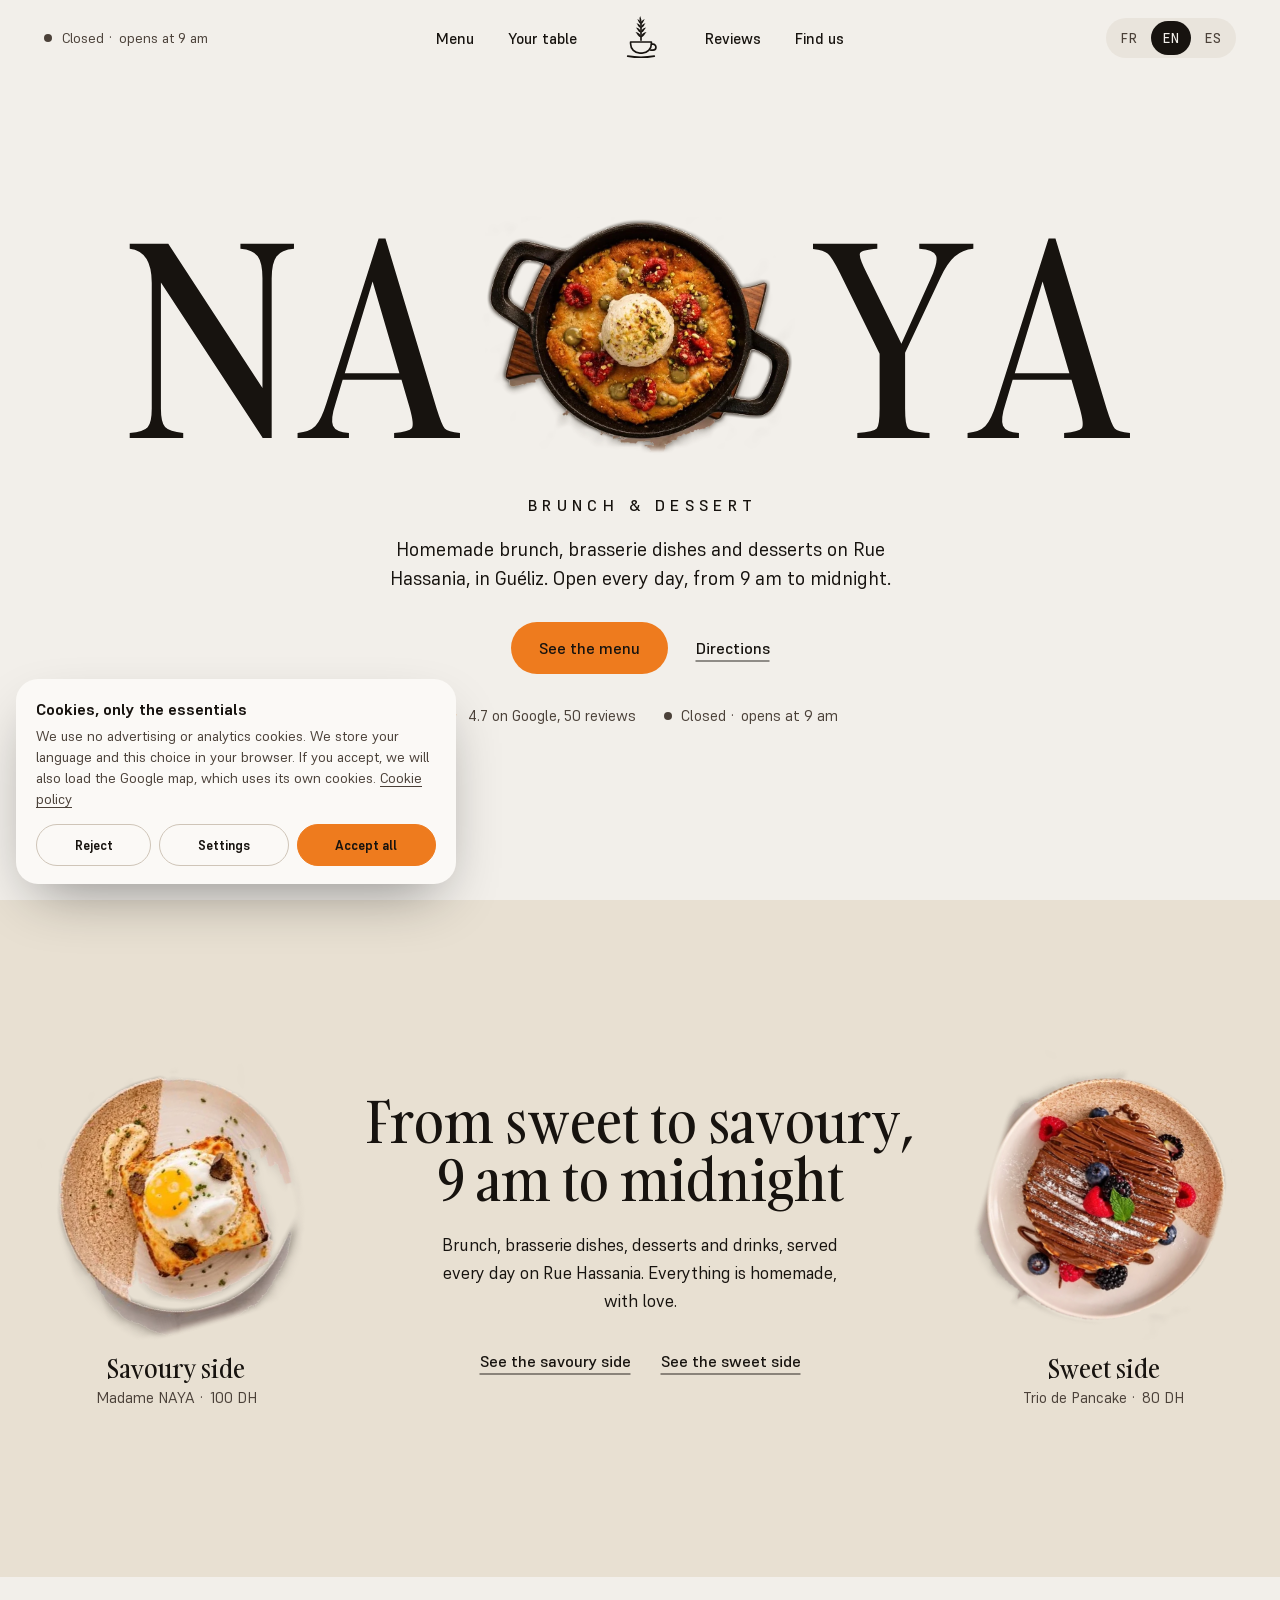
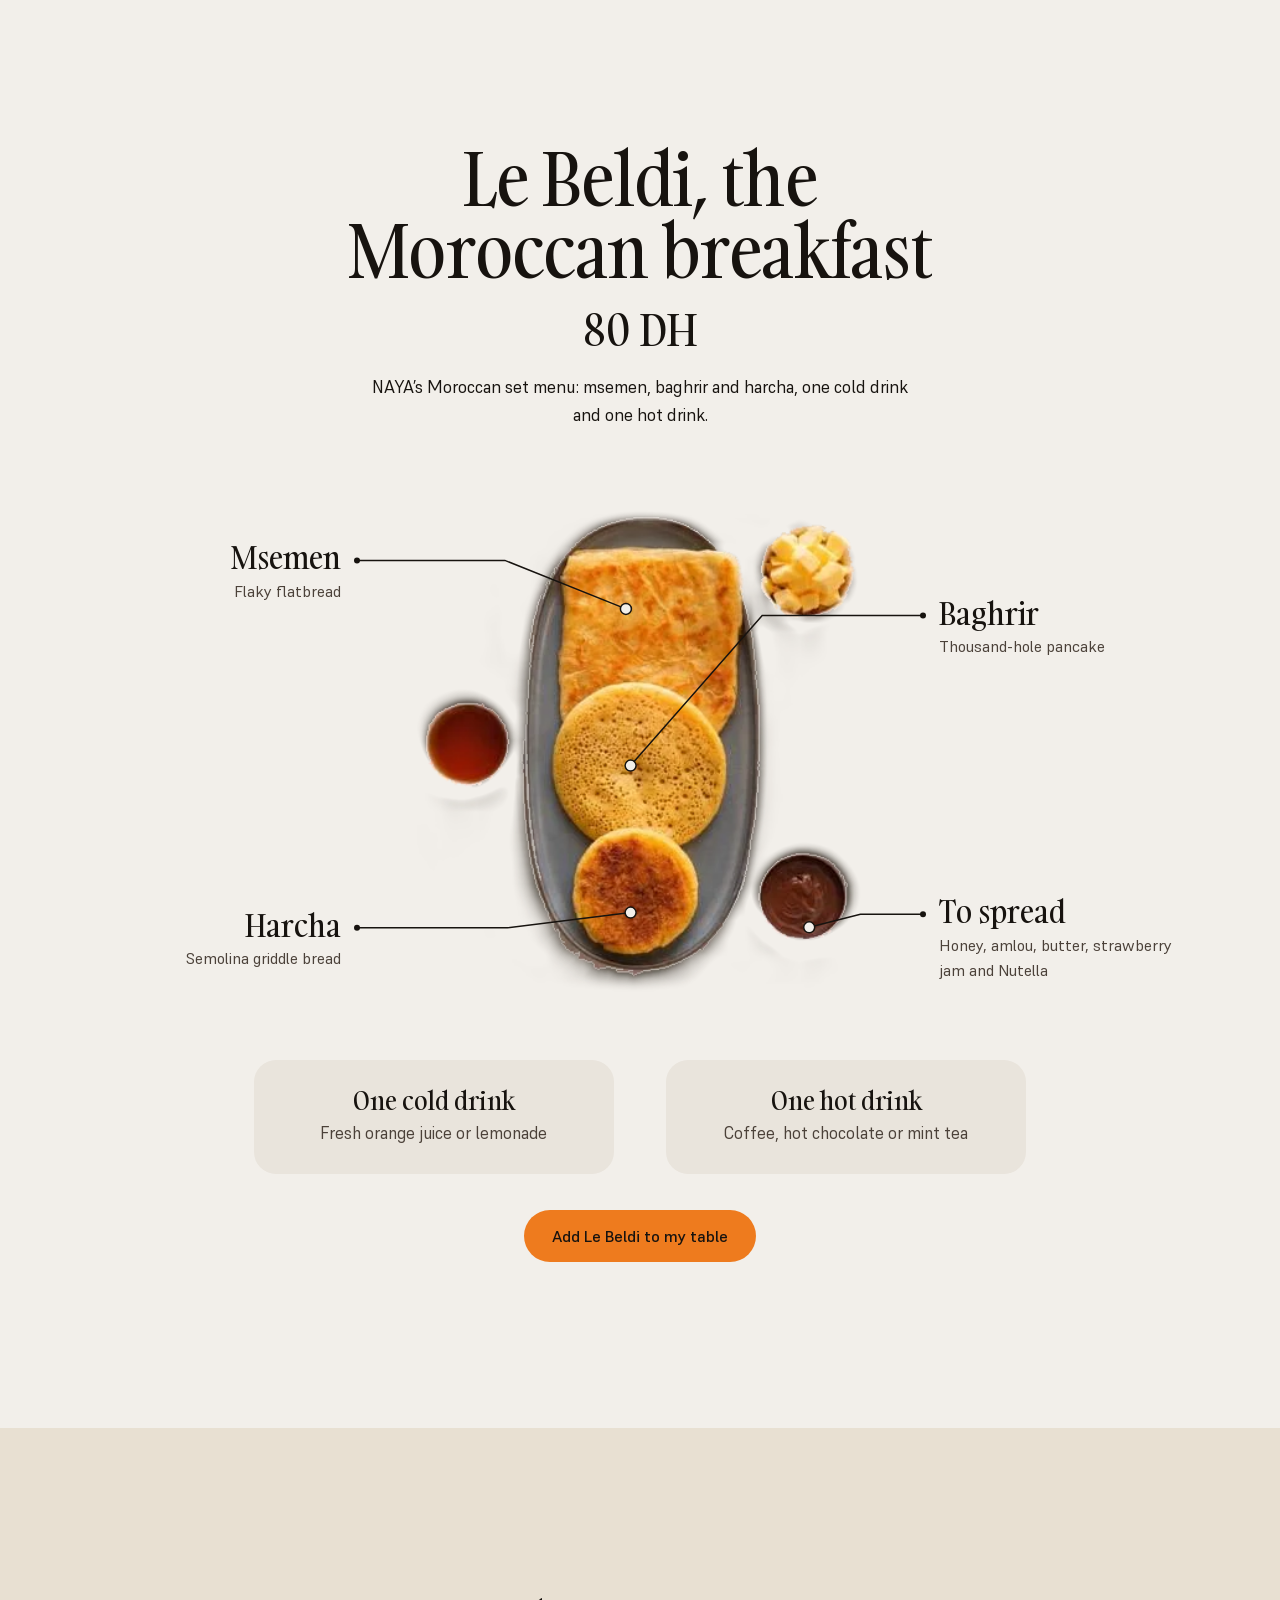
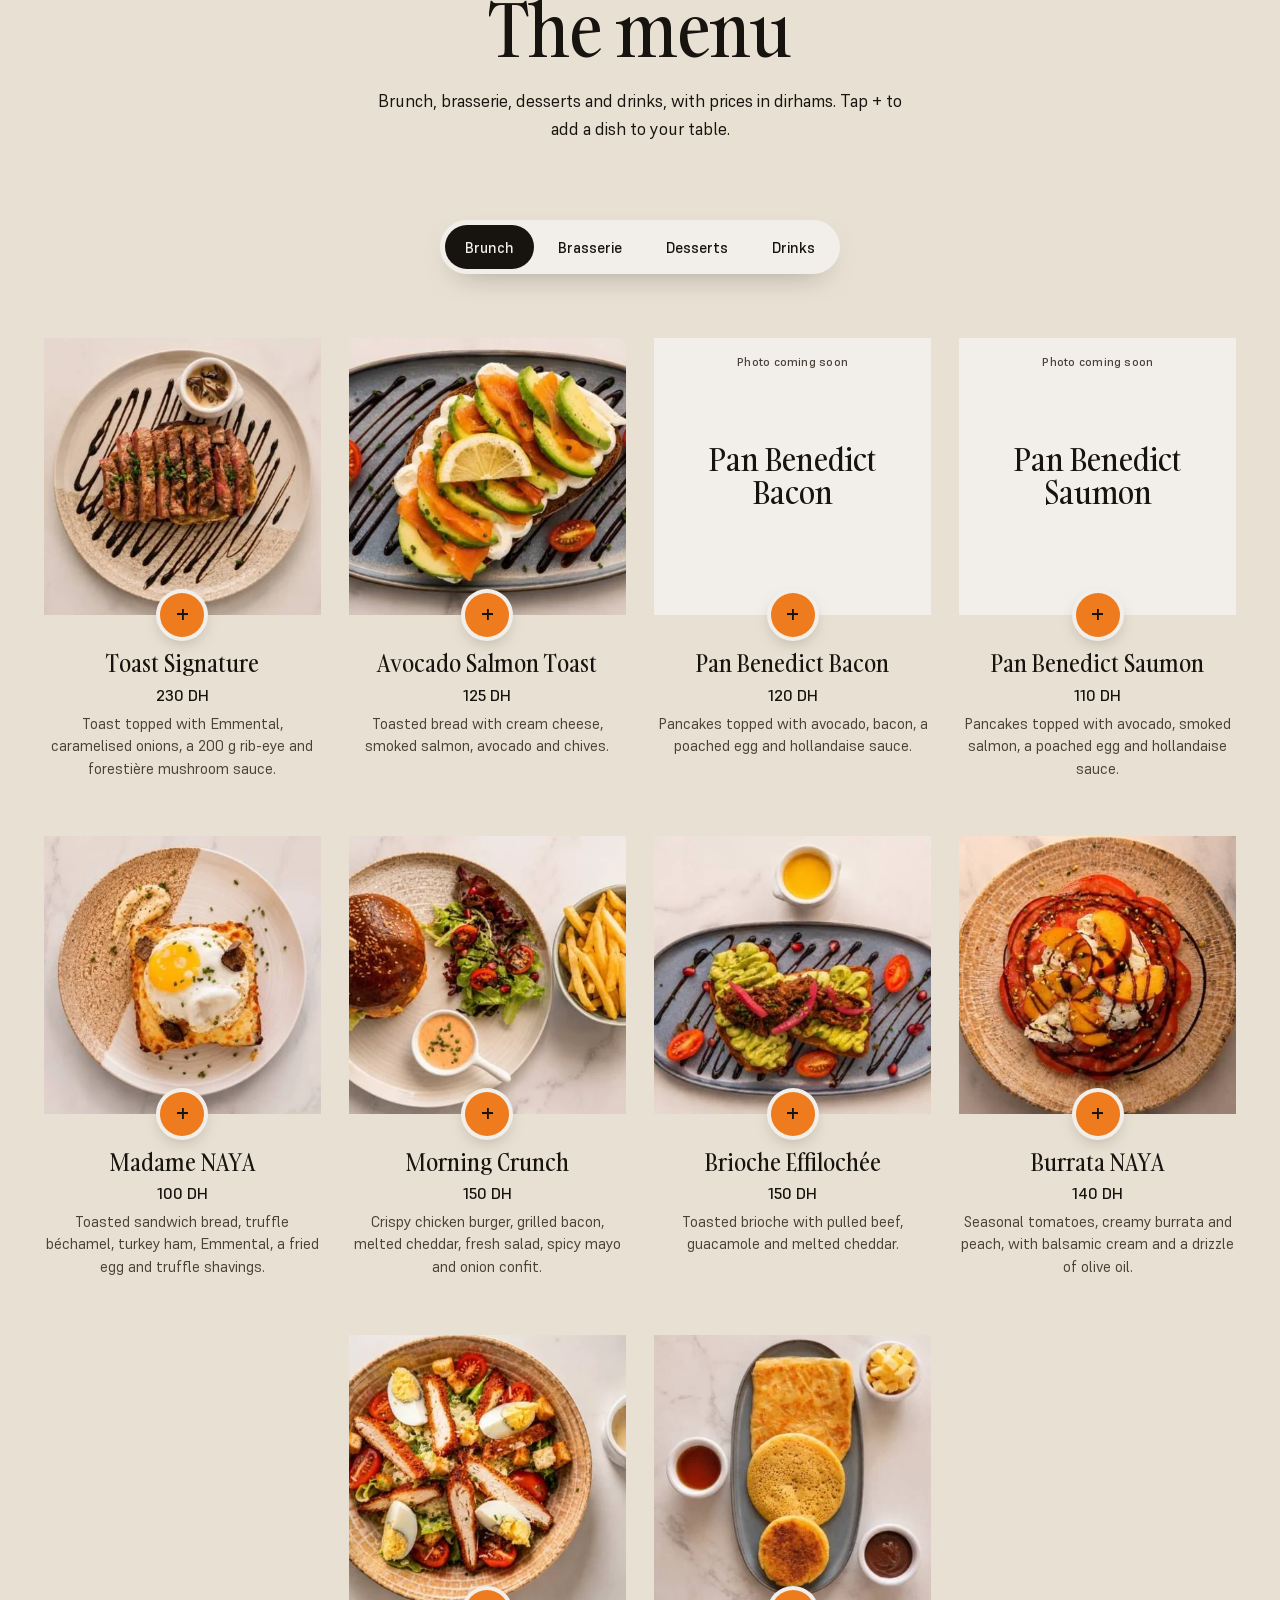
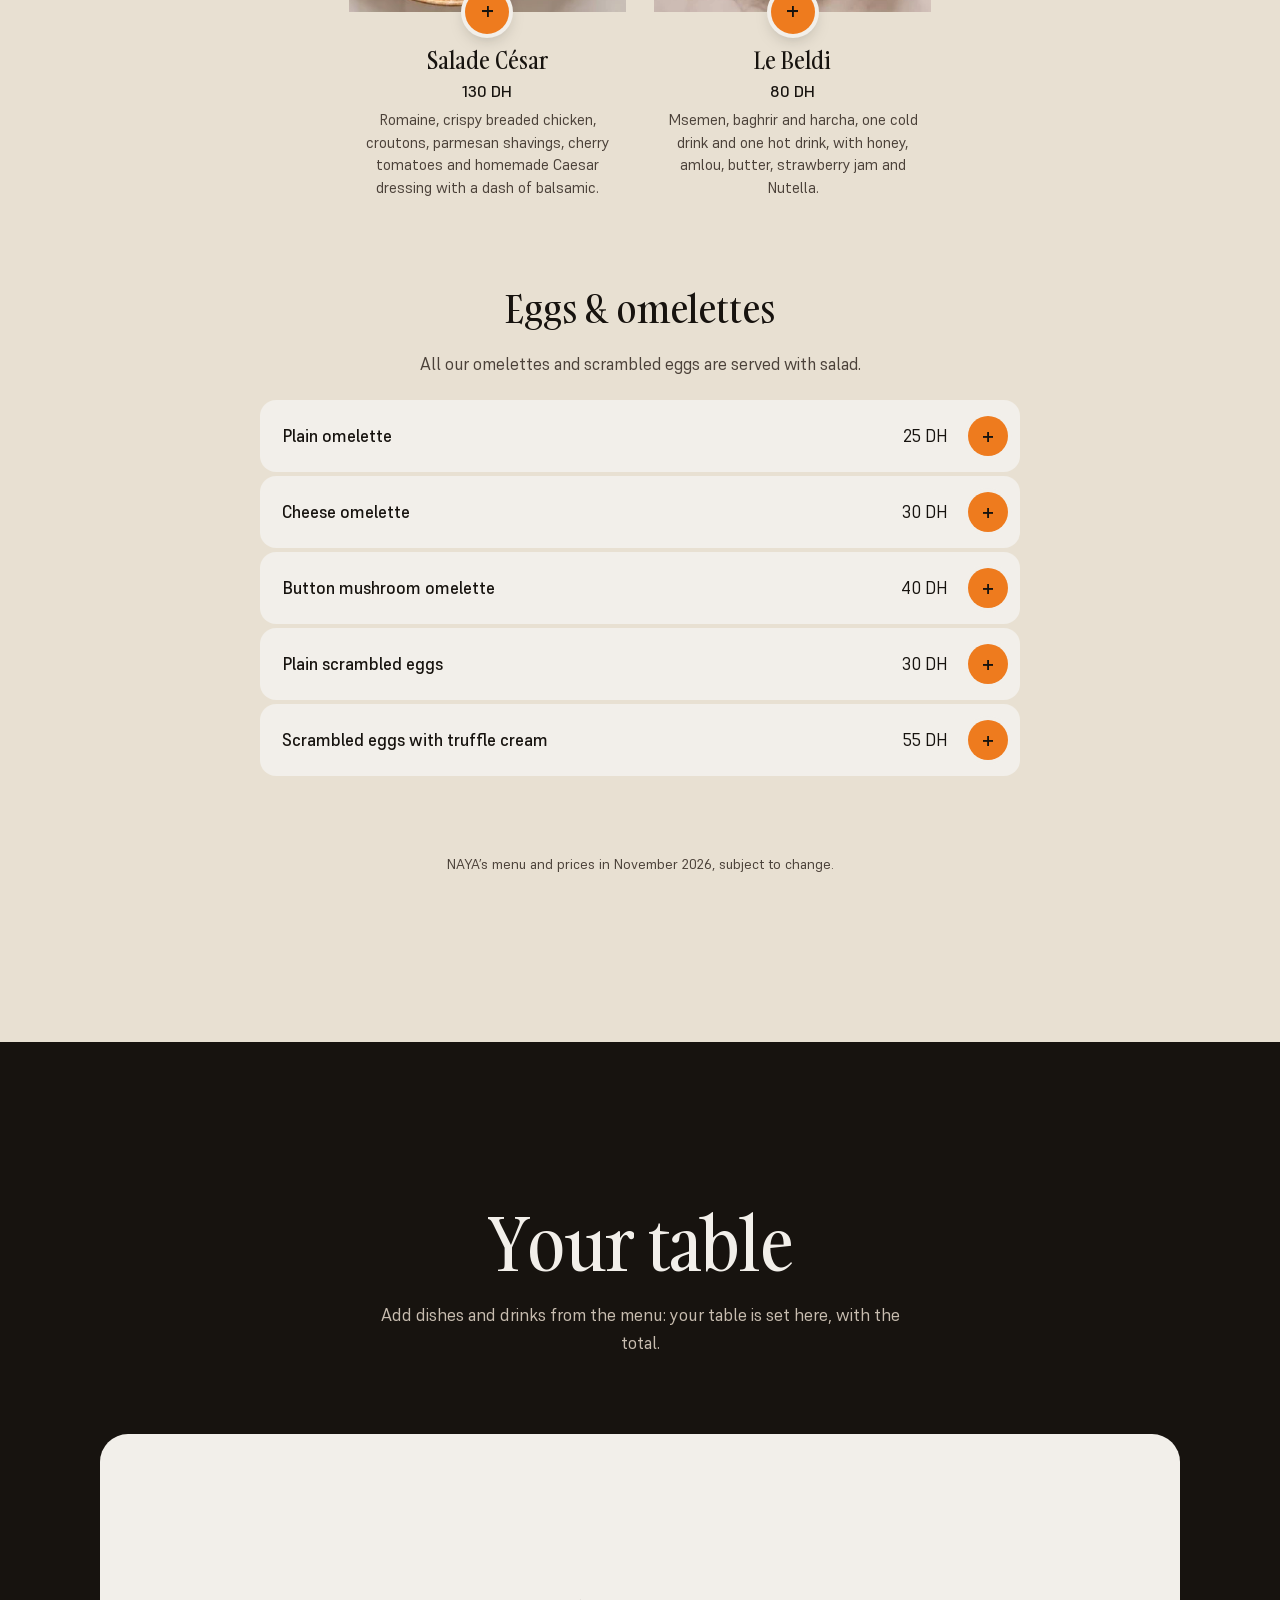
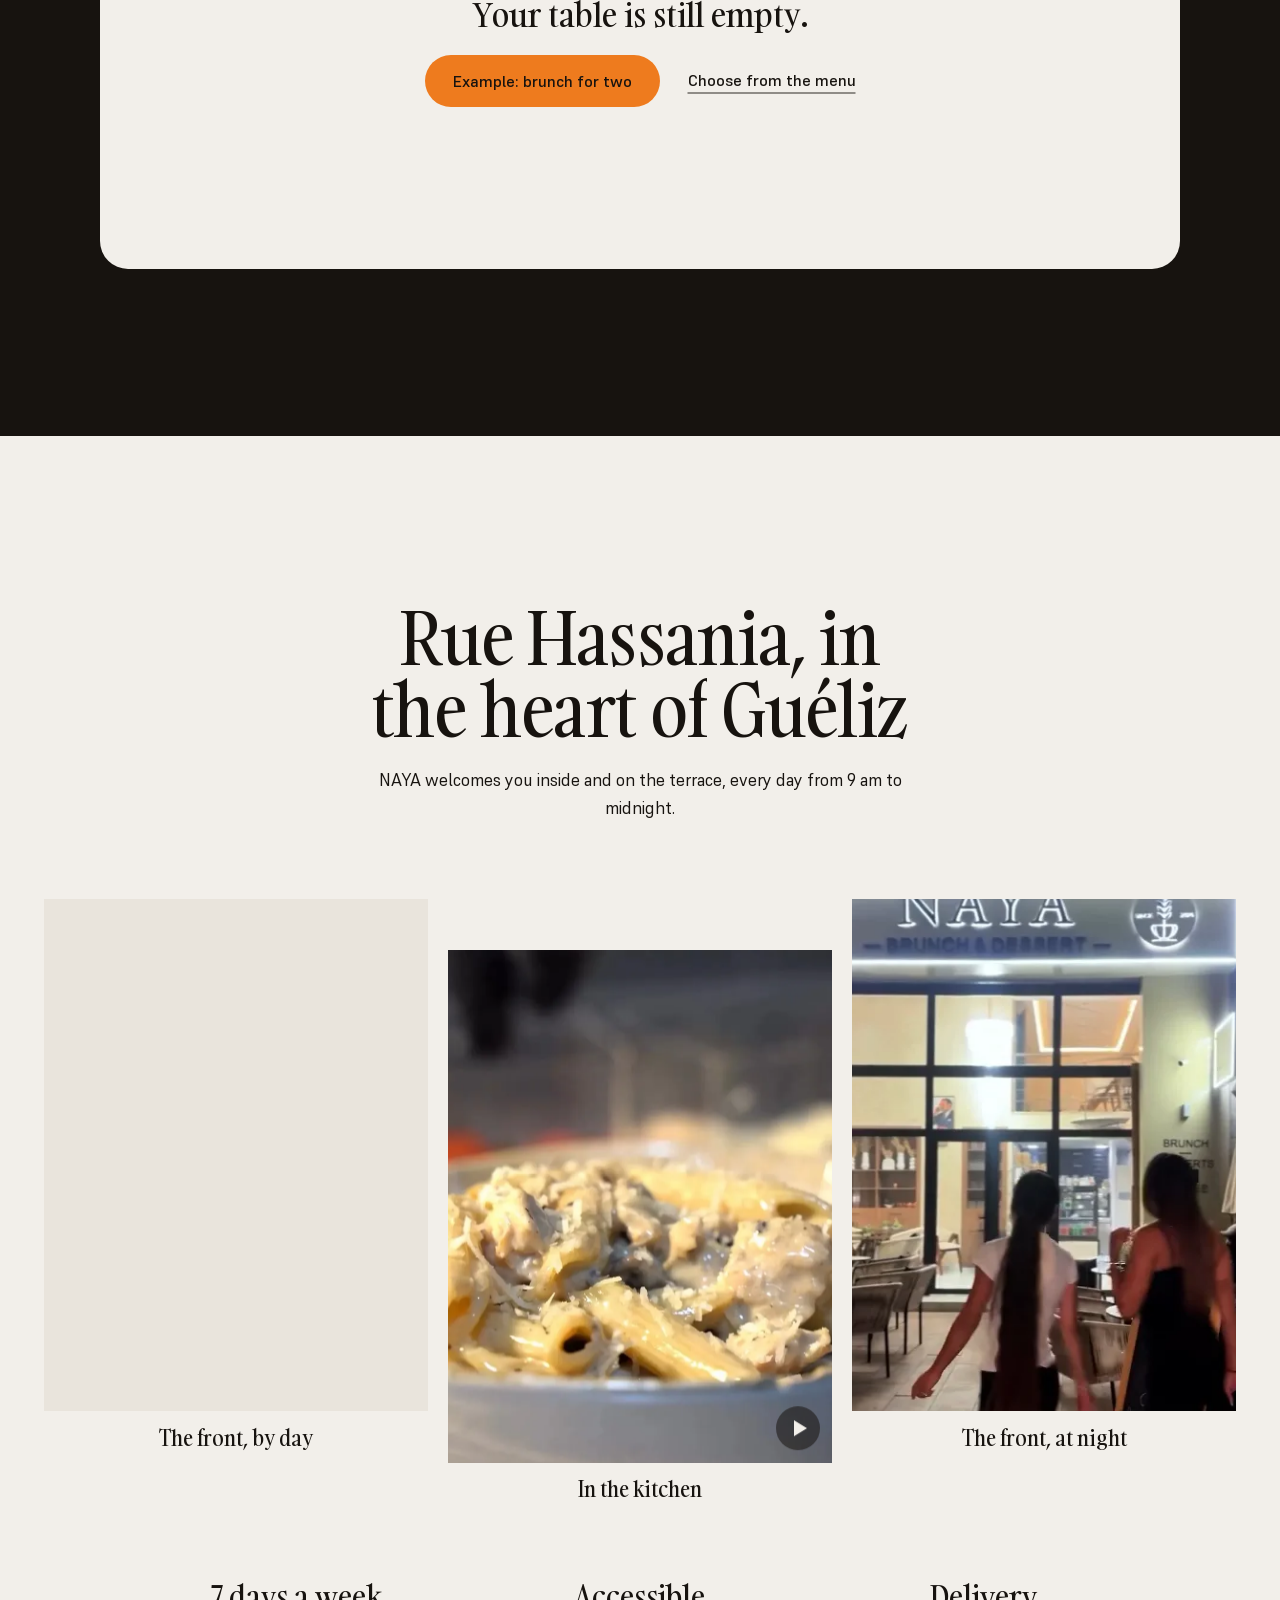
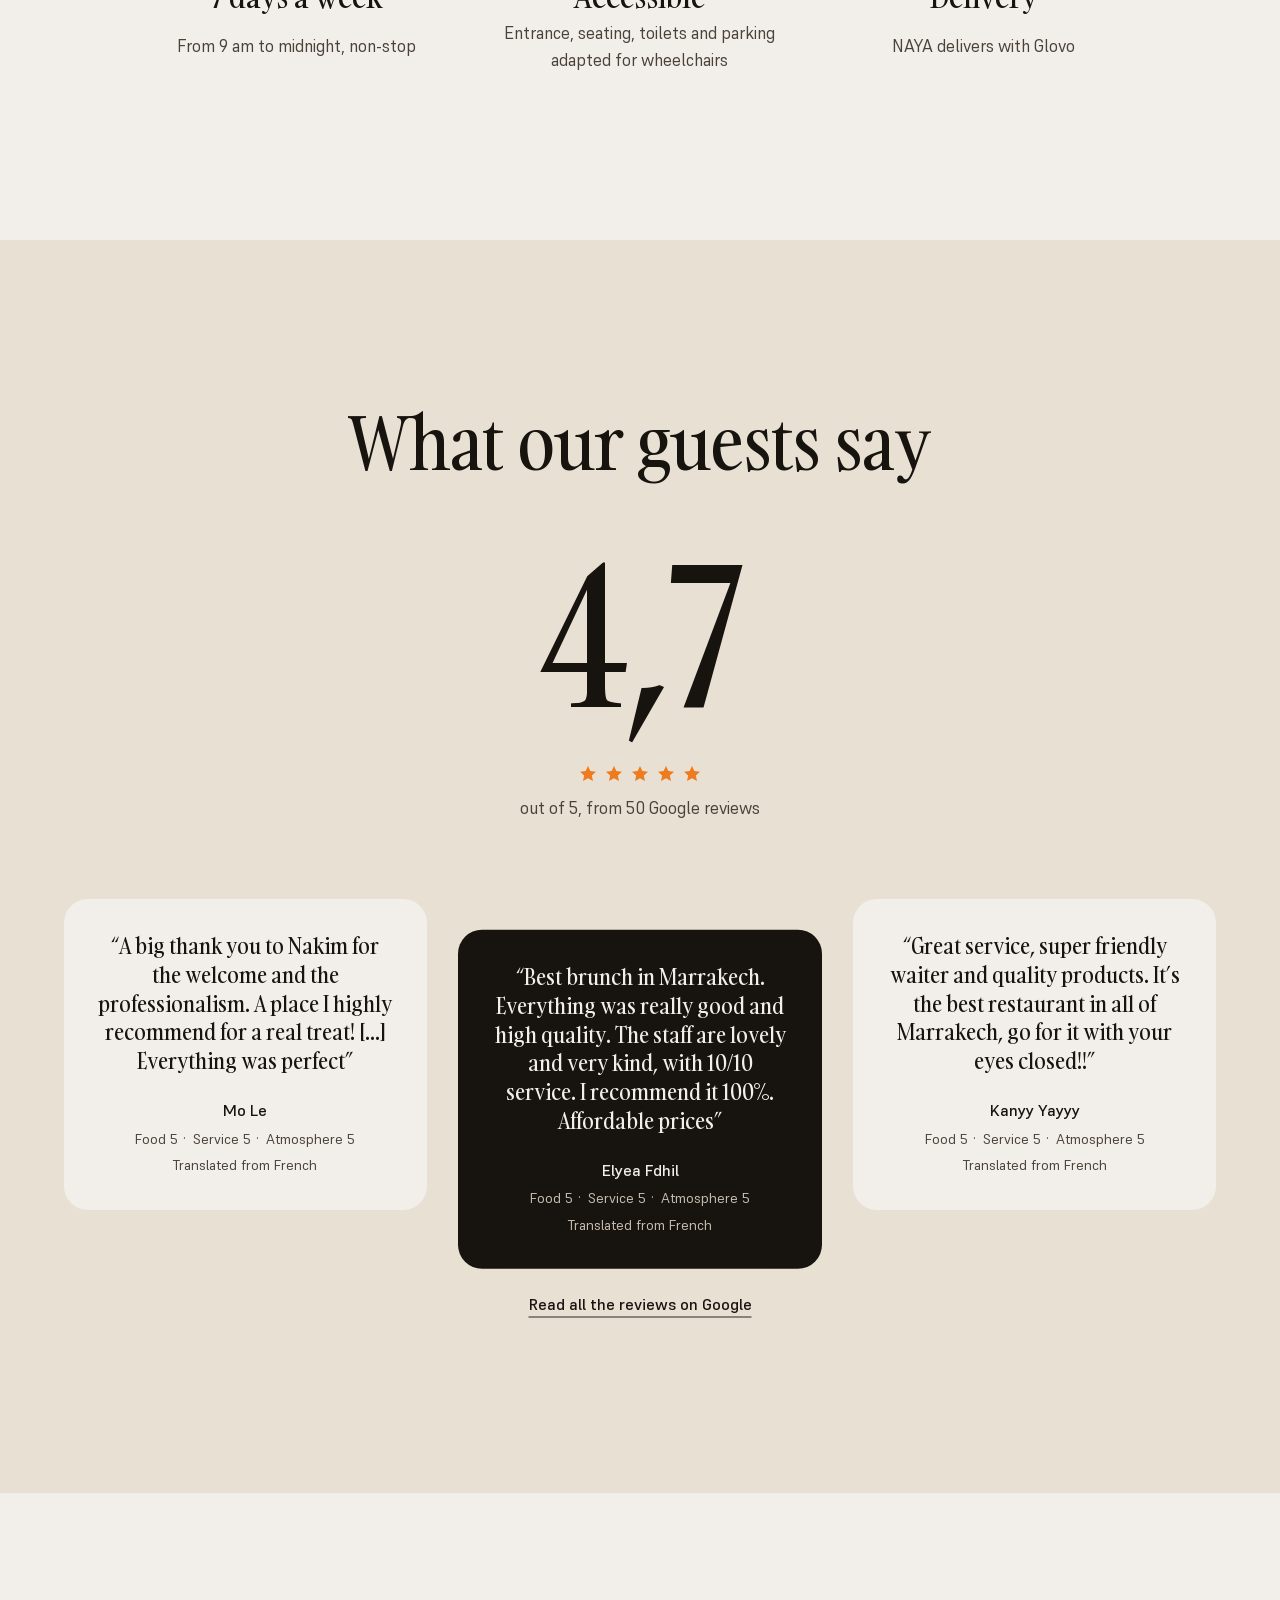
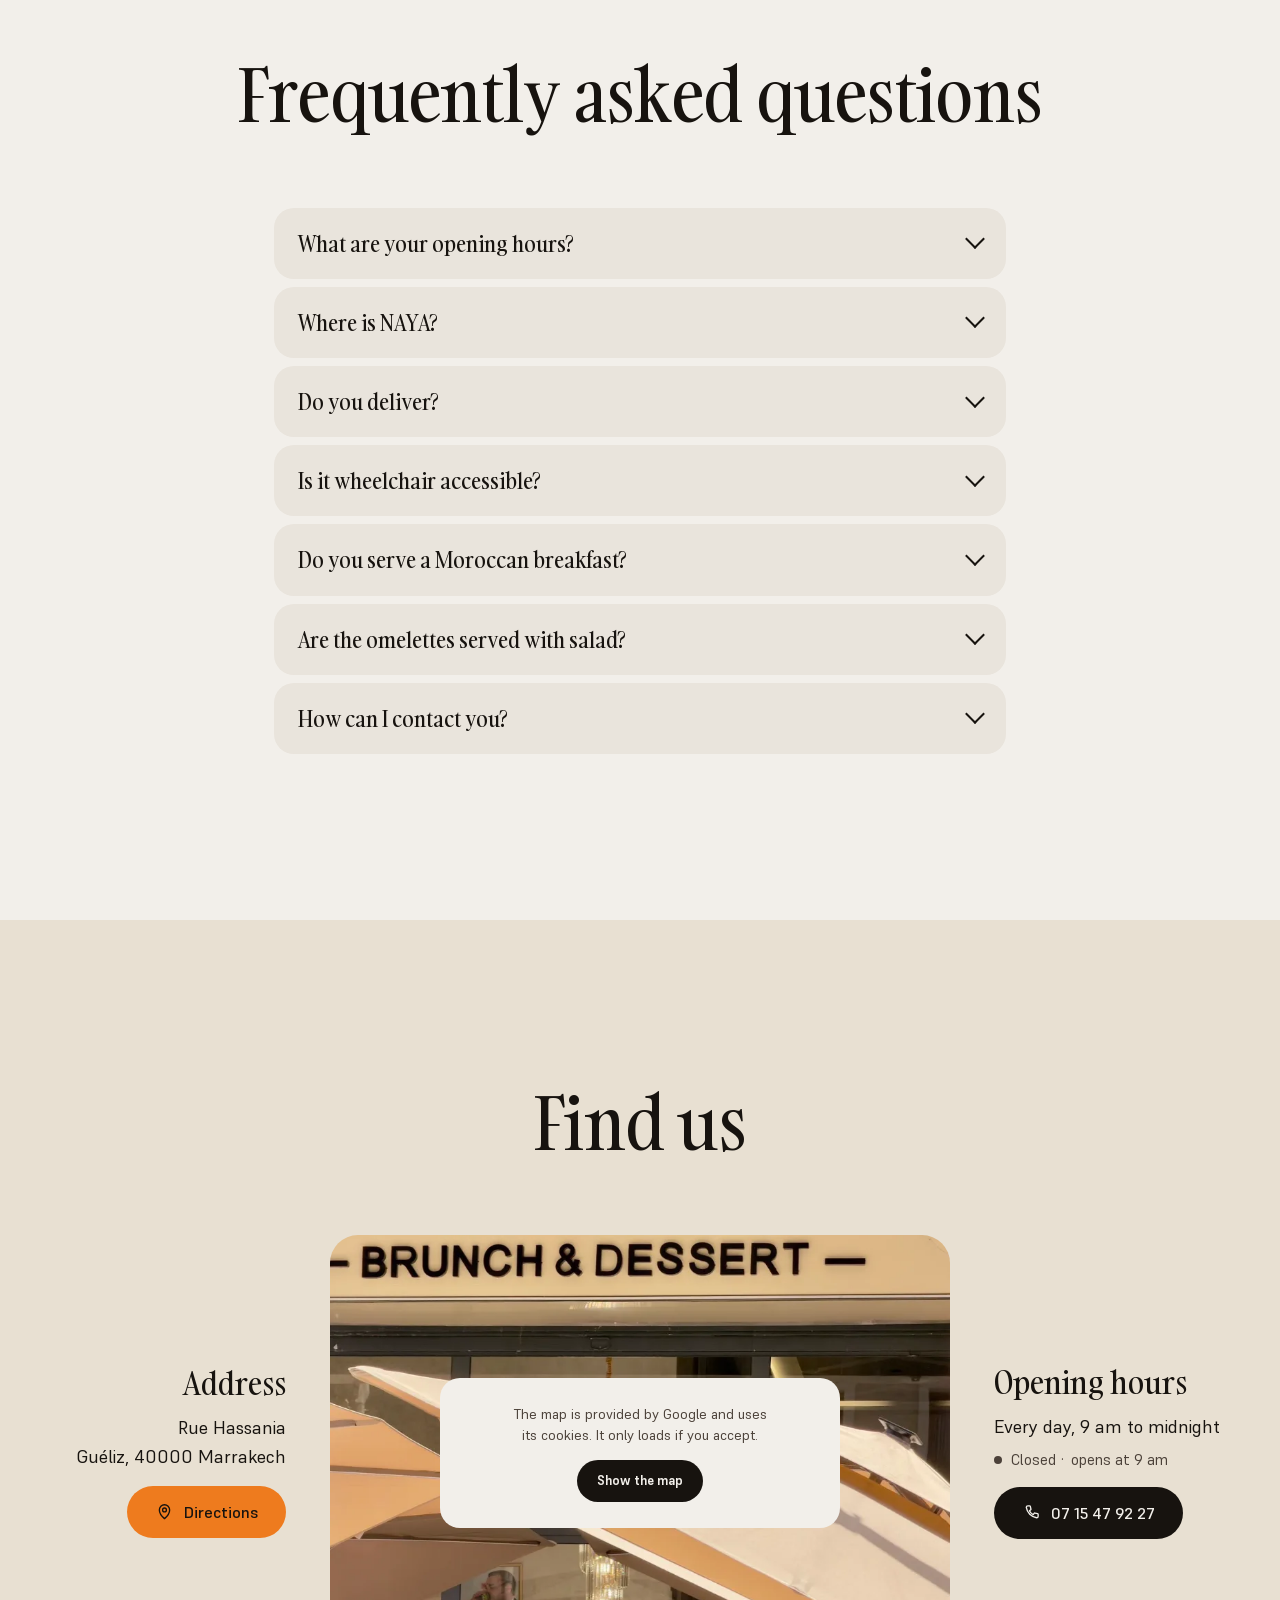
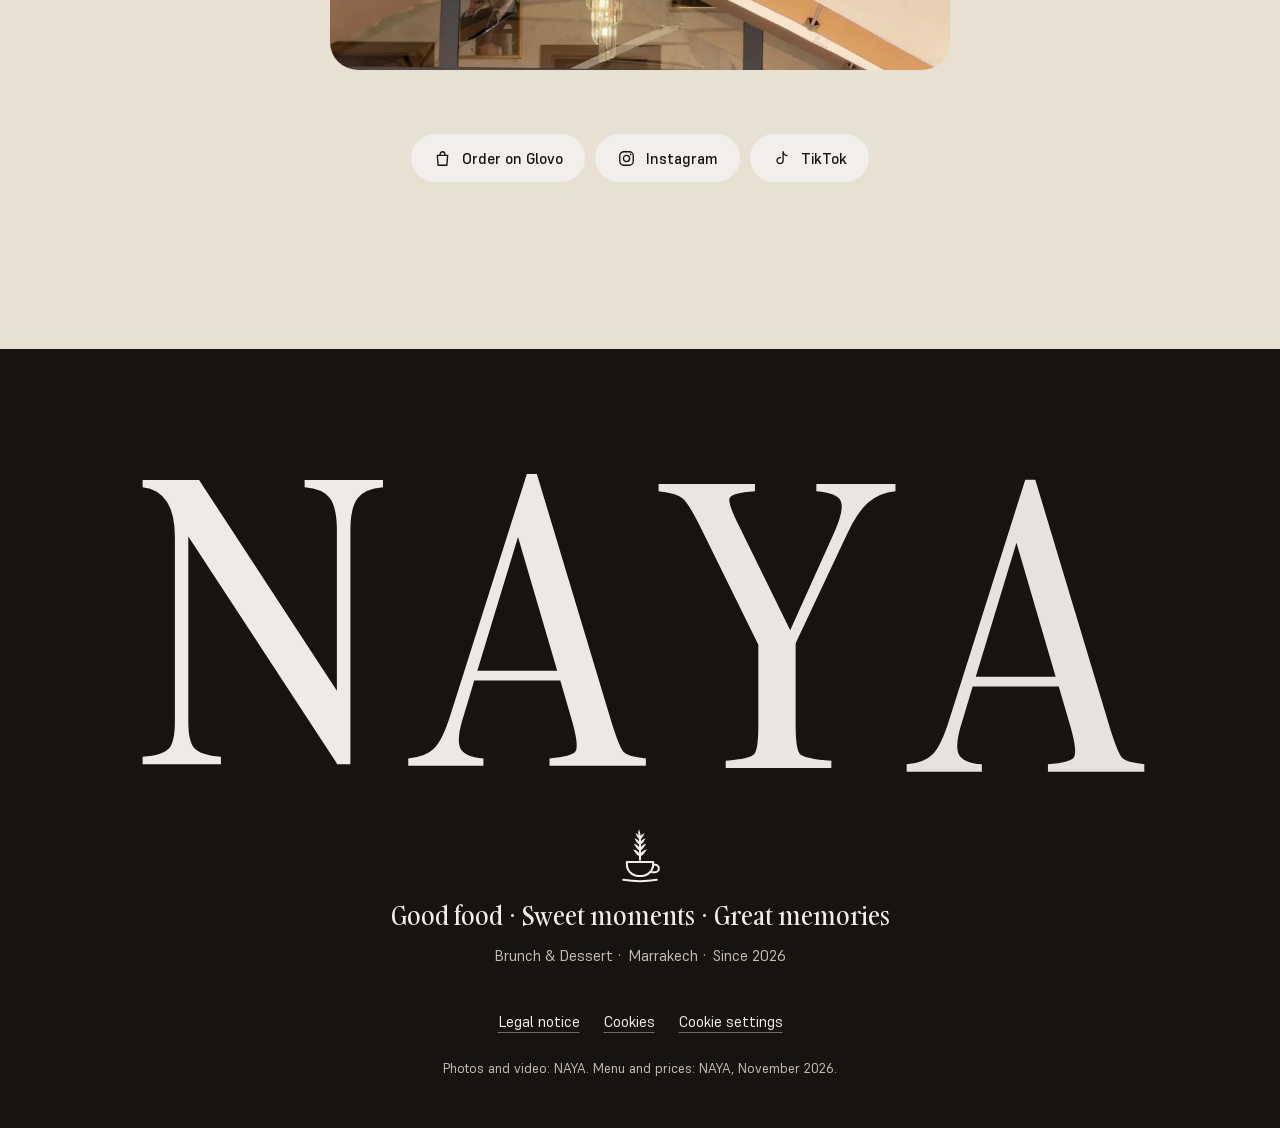
<file: index.html>
<!doctype html>
<html lang="fr">
<head>
<meta charset="utf-8">
<meta name="viewport" content="width=device-width, initial-scale=1, viewport-fit=cover">
<title>NAYA · Brunch &amp; Dessert à Guéliz, Marrakech</title>
<meta name="description" content="NAYA, brunch, brasserie et desserts faits maison rue Hassania, à Guéliz (Marrakech). Ouvert tous les jours de 9 h à minuit. La carte avec les prix, les avis et l’itinéraire.">
<meta name="theme-color" content="#f2efea">
<link rel="icon" href="assets/favicon.svg" type="image/svg+xml">
<link rel="apple-touch-icon" href="assets/apple-touch-icon.png">
<link rel="alternate" hreflang="fr" href="?lang=fr"><link rel="alternate" hreflang="en" href="?lang=en"><link rel="alternate" hreflang="es" href="?lang=es">
<meta property="og:type" content="website">
<meta property="og:title" content="NAYA · Brunch &amp; Dessert, Marrakech">
<meta property="og:description" content="Brunch, brasserie et desserts faits maison à Guéliz. Tous les jours de 9 h à minuit.">
<meta property="og:image" content="https://mariovalentinopavel.github.io/naya-marrakech/assets/img/og.jpg">
<meta property="og:image:width" content="1200"><meta property="og:image:height" content="630">
<meta property="og:url" content="https://mariovalentinopavel.github.io/naya-marrakech/">
<meta name="twitter:card" content="summary_large_image">
<link rel="canonical" href="https://mariovalentinopavel.github.io/naya-marrakech/">
<link rel="preload" href="assets/plates/hd-cookie-skillet.webp?v=4" as="image" type="image/webp">
<link rel="preload" href="assets/fonts/gambarino-400.woff2" as="font" type="font/woff2" crossorigin>
<script>document.documentElement.classList.add('js');if(!matchMedia('(prefers-reduced-motion: reduce)').matches){document.documentElement.classList.add('pre');setTimeout(function(){document.documentElement.classList.remove('pre')},1500)}</script>
<link rel="stylesheet" href="css/fonts.css?v=4">
<link rel="stylesheet" href="css/legal.css?v=4">
<link rel="stylesheet" href="css/style.css?v=4">
<script type="application/ld+json">
{"@context":"https://schema.org","@type":"Restaurant","name":"NAYA - Brunch & Dessert Marrakech","description":"Brunch, brasserie et desserts faits maison à Guéliz","image":"https://mariovalentinopavel.github.io/naya-marrakech/assets/img/facade-jour.webp","url":"https://mariovalentinopavel.github.io/naya-marrakech/","telephone":"+212 7 15 47 92 27","address":{"@type":"PostalAddress","streetAddress":"Rue Hassania, Guéliz","postalCode":"40000","addressLocality":"Marrakech","addressCountry":"MA"},"geo":{"@type":"GeoCoordinates","latitude":31.6348099,"longitude":-8.008524},"openingHoursSpecification":[{"@type":"OpeningHoursSpecification","dayOfWeek":["Monday","Tuesday","Wednesday","Thursday","Friday","Saturday","Sunday"],"opens":"09:00","closes":"23:59"}],"servesCuisine":["Brunch","Brasserie","Desserts"],"currenciesAccepted":"MAD","hasMenu":"#carte","sameAs":["https://www.instagram.com/naya.marrakech/","https://www.tiktok.com/@naya.marrakech"]}
</script>
</head>
<body>
<svg width="0" height="0" style="position:absolute" aria-hidden="true" focusable="false">
  <symbol id="emblem" viewBox="0 0 64 64">
    <g fill="none" stroke="currentColor" stroke-width="2.3" stroke-linecap="round" stroke-linejoin="round">
      <path d="M17.5 37.5h29v2.6c0 7.1-5.8 12.9-12.9 12.9h-3.2c-7.1 0-12.9-5.8-12.9-12.9z"/>
      <path d="M46.5 40.6h2.2a4.1 4.1 0 0 1 0 8.2h-3.4"/>
      <path d="M13.5 57.2c12 2.1 25 2.1 37 0"/>
      <path d="M32 35V9.5"/>
    </g>
    <g fill="currentColor">
      <path transform="translate(32 31) rotate(-36)" d="M0 0C2.6-2.9 7.3-3.4 10.6-1.2C8-1.4 3.2 2.5 0 0Z"/>
      <path transform="translate(32 31) scale(-1 1) rotate(-36)" d="M0 0C2.6-2.9 7.3-3.4 10.6-1.2C8-1.4 3.2 2.5 0 0Z"/>
      <path transform="translate(32 24.5) rotate(-38)" d="M0 0C2.5-2.7 6.9-3.2 10-1.1C7.6-1.3 3 2.3 0 0Z"/>
      <path transform="translate(32 24.5) scale(-1 1) rotate(-38)" d="M0 0C2.5-2.7 6.9-3.2 10-1.1C7.6-1.3 3 2.3 0 0Z"/>
      <path transform="translate(32 18.2) rotate(-40)" d="M0 0C2.3-2.5 6.4-3 9.2-1C7-1.2 2.8 2.1 0 0Z"/>
      <path transform="translate(32 18.2) scale(-1 1) rotate(-40)" d="M0 0C2.3-2.5 6.4-3 9.2-1C7-1.2 2.8 2.1 0 0Z"/>
      <path transform="translate(32 12.3) rotate(-44)" d="M0 0C2.1-2.3 5.8-2.7 8.3-.9C6.3-1.1 2.5 1.9 0 0Z"/>
      <path transform="translate(32 12.3) scale(-1 1) rotate(-44)" d="M0 0C2.1-2.3 5.8-2.7 8.3-.9C6.3-1.1 2.5 1.9 0 0Z"/>
      <path transform="translate(32 10) rotate(-90)" d="M0 0C2.2-2.4 6-2.8 8.6-.9C6.6-1.1 2.6 2 0 0Z"/>
    </g>
  </symbol>
  <symbol id="i-pin" viewBox="0 0 24 24"><path d="M12 21s-6.5-5.6-6.5-11a6.5 6.5 0 0 1 13 0c0 5.4-6.5 11-6.5 11Z" fill="none" stroke="currentColor" stroke-width="1.7" stroke-linejoin="round"/><circle cx="12" cy="10" r="2.4" fill="none" stroke="currentColor" stroke-width="1.7"/></symbol>
  <symbol id="i-tel" viewBox="0 0 24 24"><path d="M7.4 3.6h2.2c.4 0 .8.3.9.7l.8 3.4c.1.4-.1.8-.4 1l-1.6 1.1a11.5 11.5 0 0 0 4.9 4.9l1.1-1.6c.2-.3.6-.5 1-.4l3.4.8c.4.1.7.5.7.9v2.2c0 1.1-.9 2-2 2A15.6 15.6 0 0 1 5.4 5.6c0-1.1.9-2 2-2Z" fill="none" stroke="currentColor" stroke-width="1.7" stroke-linejoin="round"/></symbol>
  <symbol id="i-menu" viewBox="0 0 24 24"><path d="M4 8h16M4 16h16" fill="none" stroke="currentColor" stroke-width="1.8" stroke-linecap="round"/></symbol>
  <symbol id="i-ig" viewBox="0 0 24 24"><rect x="3.5" y="3.5" width="17" height="17" rx="5" fill="none" stroke="currentColor" stroke-width="1.7"/><circle cx="12" cy="12" r="3.9" fill="none" stroke="currentColor" stroke-width="1.7"/><circle cx="17.2" cy="6.8" r="1.1" fill="currentColor"/></symbol>
  <symbol id="i-tt" viewBox="0 0 24 24"><path d="M14 3.5v11.2a3.8 3.8 0 1 1-3.3-3.8M14 3.5c.4 2.6 2.3 4.5 5 4.8" fill="none" stroke="currentColor" stroke-width="1.7" stroke-linecap="round" stroke-linejoin="round"/></symbol>
  <symbol id="i-bag" viewBox="0 0 24 24"><path d="M5.5 8h13l-1 12.5h-11zM9 8V6.5a3 3 0 0 1 6 0V8" fill="none" stroke="currentColor" stroke-width="1.7" stroke-linejoin="round"/></symbol>
  <symbol id="i-star" viewBox="0 0 24 24"><path d="m12 3.2 2.6 5.6 6.1.7-4.5 4.2 1.2 6-5.4-3.1-5.4 3.1 1.2-6-4.5-4.2 6.1-.7z" fill="currentColor"/></symbol>
  <symbol id="i-arrow" viewBox="0 0 24 24"><path d="M5 12h13m-5-5 5 5-5 5" fill="none" stroke="currentColor" stroke-width="1.7" stroke-linecap="round" stroke-linejoin="round"/></symbol>
</svg>
<a class="skip" href="#main" data-i18n="skip">Aller au contenu</a>

<header class="top" id="top">
  <p class="top-status js-status"><span class="dot" aria-hidden="true"></span><span class="js-status-t">Tous les jours, 9 h – minuit</span></p>
  <nav class="nav nav-l" aria-label="Sections" data-i18n-attr="aria-label:navL">
    <a href="#carte" data-i18n="n1">La carte</a>
    <a href="#table" data-i18n="n2">Votre table</a>
  </nav>
  <a class="brand" href="#accueil" aria-label="NAYA, retour en haut" data-i18n-attr="aria-label:brandL"><svg aria-hidden="true"><use href="#emblem"/></svg></a>
  <nav class="nav nav-r" aria-label="Infos" data-i18n-attr="aria-label:navR">
    <a href="#avis" data-i18n="n3">Avis</a>
    <a href="#trouver" data-i18n="n4">Nous trouver</a>
  </nav>
  <div class="langs" role="group" aria-label="Langue" data-i18n-attr="aria-label:langL"><button type="button" data-lang="fr">FR</button><button type="button" data-lang="en">EN</button><button type="button" data-lang="es">ES</button></div>
  <button class="menu-btn" type="button" aria-expanded="false" aria-controls="menu"><svg aria-hidden="true"><use href="#i-menu"/></svg><span data-i18n="menu">Menu</span></button>
</header>

<div class="menu" id="menu" hidden>
  <nav class="menu-in" aria-label="Menu" data-i18n-attr="aria-label:menu">
    <a href="#carte" data-i18n="n1">La carte</a>
    <a href="#beldi" data-i18n="n5">Le Beldi</a>
    <a href="#table" data-i18n="n2">Votre table</a>
    <a href="#lieu" data-i18n="n6">Le lieu</a>
    <a href="#avis" data-i18n="n3">Avis</a>
    <a href="#trouver" data-i18n="n4">Nous trouver</a>
  </nav>
  <p class="menu-status js-status"><span class="dot" aria-hidden="true"></span><span class="js-status-t">Tous les jours, 9 h – minuit</span></p>
  <div class="langs" role="group" aria-label="Langue" data-i18n-attr="aria-label:langL"><button type="button" data-lang="fr">FR</button><button type="button" data-lang="en">EN</button><button type="button" data-lang="es">ES</button></div>
</div>

<main id="main">

<section class="hero" id="accueil">
  <h1 class="mono" aria-label="NAYA, brunch et dessert à Marrakech" data-i18n-attr="aria-label:h1L">
    <span class="mono-w mono-l" aria-hidden="true"><span class="mono-i">NA</span></span>
    <span class="mono-plate" aria-hidden="true"><img src="assets/plates/hd-cookie-skillet.webp?v=4" alt="" width="678" height="897" fetchpriority="high"></span>
    <span class="mono-w mono-r" aria-hidden="true"><span class="mono-i">YA</span></span>
  </h1>
  <p class="hero-sub" data-h>Brunch &amp; Dessert</p>
  <p class="hero-p" data-h data-i18n="heroP">Brunch, brasserie et desserts faits maison, rue Hassania à Guéliz. Ouvert tous les jours, de 9 h à minuit.</p>
  <div class="hero-act" data-h>
    <a class="btn btn-acc" href="#carte" data-i18n="heroCta">Voir la carte</a>
    <a class="link-u js-dir" href="https://www.google.com/maps/dir/?api=1&amp;destination=31.6348099,-8.008524" target="_blank" rel="noopener"><span data-i18n="dir">Itinéraire</span></a>
  </div>
  <ul class="hero-proof" data-h>
    <li><svg aria-hidden="true"><use href="#i-star"/></svg><span data-i18n="heroRate">4,7 sur Google, 50 avis</span></li>
    <li class="js-status"><span class="dot" aria-hidden="true"></span><span class="js-status-t">Tous les jours, 9 h – minuit</span></li>
  </ul>
</section>

<section class="duo field" id="cotes" aria-labelledby="duo-h">
  <figure class="duo-plate duo-l" data-up>
    <a href="#carte" data-tab="brunch" class="duo-a"><img src="assets/plates/madame-naya.webp" alt="Madame NAYA, vue du dessus" data-i18n-attr="alt:altMadame" width="385" height="400" loading="lazy" decoding="async"></a>
    <figcaption><b data-i18n="sideSale">Côté salé</b><span>Madame NAYA · 100 DH</span></figcaption>
  </figure>
  <div class="duo-txt">
    <h2 id="duo-h" data-split data-i18n="duoH">Du sucré au salé, de 9 h à minuit</h2>
    <p data-up data-i18n="duoP">Brunch, plats de brasserie, desserts et boissons, servis tous les jours rue Hassania. Tout est fait maison, avec amour.</p>
    <p class="duo-links" data-up><a class="link-u" href="#carte" data-tab="brunch" data-i18n="duoL">Voir le côté salé</a><a class="link-u" href="#carte" data-tab="desserts" data-i18n="duoR">Voir le côté sucré</a></p>
  </div>
  <figure class="duo-plate duo-r" data-up>
    <a href="#carte" data-tab="desserts" class="duo-a"><img src="assets/plates/hd-trio-pancake.webp" alt="Trio de Pancake, vu du dessus" data-i18n-attr="alt:altTrio" width="700" height="787" loading="lazy" decoding="async"></a>
    <figcaption><b data-i18n="sideSucre">Côté sucré</b><span>Trio de Pancake · 80 DH</span></figcaption>
  </figure>
</section>

<section class="beldi" id="beldi" aria-labelledby="beldi-h">
  <header class="sec-head">
    <h2 id="beldi-h" data-split data-i18n="beldiH">Le Beldi, le petit-déjeuner marocain</h2>
    <p class="beldi-price" data-up>80 DH</p>
    <p data-up data-i18n="beldiP">La formule marocaine de NAYA : msemen, baghrir et harcha, une boisson froide et une boisson chaude.</p>
  </header>
  <div class="beldi-stage">
    <svg class="beldi-lines js-lines" aria-hidden="true"></svg>
    <ul class="beldi-col beldi-l">
      <li class="pt pt-1" data-to="0.47,0.21"><b>Msemen</b><span data-i18n="msemenD">Crêpe feuilletée</span></li>
      <li class="pt pt-3" data-to="0.48,0.83"><b>Harcha</b><span data-i18n="harchaD">Galette de semoule</span></li>
    </ul>
    <figure class="beldi-plate"><img src="assets/plates/le-beldi.webp?v=4" alt="Le Beldi vu du dessus : msemen, baghrir, harcha et petits pots" data-i18n-attr="alt:altBeldi" width="379" height="395" loading="lazy" decoding="async"></figure>
    <ul class="beldi-col beldi-r">
      <li class="pt pt-2" data-to="0.48,0.53"><b>Baghrir</b><span data-i18n="baghrirD">Crêpe aux mille trous</span></li>
      <li class="pt pt-4" data-to="0.86,0.86"><b data-i18n="spreadH">À tartiner</b><span data-i18n="spreadD">Miel, amlou, beurre, confiture de fraise et Nutella</span></li>
    </ul>
  </div>
  <div class="beldi-drinks">
    <div data-up><h3 data-i18n="coldH">Une boisson froide</h3><p data-i18n="coldP">Jus d’orange pressé ou citronnade</p></div>
    <div data-up><h3 data-i18n="hotH">Une boisson chaude</h3><p data-i18n="hotP">Café, chocolat chaud ou thé à la menthe</p></div>
  </div>
  <p class="center" data-up><button class="btn btn-acc js-add-one" type="button" data-id="le-beldi" data-i18n="beldiAdd">Ajouter Le Beldi à ma table</button></p>
</section>

<section class="carte field" id="carte" aria-labelledby="carte-h">
  <header class="sec-head">
    <h2 id="carte-h" data-split data-i18n="carteH">La carte</h2>
    <p data-up data-i18n="carteP">Brunch, brasserie, desserts et boissons, avec les prix en dirhams. Touchez + pour ajouter un plat à votre table.</p>
  </header>
  <div class="tabs" role="tablist" aria-label="La carte" data-i18n-attr="aria-label:carteH" data-up></div>
  <div class="panels js-panels"></div>
  <noscript><p class="center"><a class="btn btn-acc" href="https://cartenaya.netlify.app/">Voir la carte de NAYA</a></p></noscript>
  <p class="carte-foot" data-i18n="carteFoot">Carte et prix de NAYA en novembre 2026, susceptibles de changer.</p>
</section>

<section class="table night" id="table" aria-labelledby="table-h">
  <header class="sec-head">
    <h2 id="table-h" data-split data-i18n="tableH">Votre table</h2>
    <p data-up data-i18n="tableP">Ajoutez des plats et des boissons depuis la carte : votre table se compose ici, avec le total.</p>
  </header>
  <div class="board" data-up>
    <div class="board-in js-board" aria-hidden="true"></div>
    <div class="board-empty js-empty">
      <p data-i18n="emptyT">Votre table est encore vide.</p>
      <div class="board-empty-act">
        <button class="btn btn-acc js-example" type="button" data-i18n="exampleBtn">Exemple : un brunch pour deux</button>
        <a class="link-u" href="#carte" data-i18n="toCarte">Choisir dans la carte</a>
      </div>
    </div>
  </div>
  <div class="bill js-bill" hidden>
    <h3 class="sr" data-i18n="billH">Votre sélection</h3>
    <ol class="bill-list js-bill-list"></ol>
    <p class="bill-total"><span data-i18n="total">Total</span> <b class="js-total" aria-live="polite">0 DH</b></p>
    <div class="bill-pp">
      <span data-i18n="persons">Nous sommes</span>
      <span class="step"><button type="button" class="js-pp-minus" aria-label="Une personne de moins" data-i18n-attr="aria-label:ppMinus">−</button><output class="js-pp">2</output><button type="button" class="js-pp-plus" aria-label="Une personne de plus" data-i18n-attr="aria-label:ppPlus">+</button></span>
      <span class="js-pp-txt">soit 0 DH par personne</span>
    </div>
    <div class="bill-act">
      <button class="btn btn-acc js-copy" type="button" data-i18n="copy">Copier la liste</button>
      <a class="btn btn-ghost" href="https://glovoapp.com/ma/fr/marrakech/naya-mar" target="_blank" rel="noopener"><svg aria-hidden="true"><use href="#i-bag"/></svg><span data-i18n="glovo">Commander sur Glovo</span></a>
      <button class="link-u js-clear" type="button" data-i18n="clear">Vider la table</button>
    </div>
    <p class="bill-note" data-i18n="tableNote">Total indicatif, calculé avec les prix de la carte.</p>
  </div>
</section>

<section class="lieu" id="lieu" aria-labelledby="lieu-h">
  <header class="sec-head">
    <h2 id="lieu-h" data-split data-i18n="lieuH">Rue Hassania, en plein cœur de Guéliz</h2>
    <p data-up data-i18n="lieuP">NAYA vous accueille en salle et en terrasse, tous les jours de 9 h à minuit.</p>
  </header>
  <div class="tri">
    <figure class="tri-f tri-l"><div class="tri-m" data-img><img src="assets/img/facade-jour.webp" srcset="assets/img/facade-jour-450.webp 450w, assets/img/facade-jour.webp 900w" sizes="(max-width: 760px) 50vw, 33vw" alt="La façade de NAYA le jour, avec l’enseigne et les parasols" data-i18n-attr="alt:altDay" width="900" height="1200" loading="lazy" decoding="async"></div><figcaption data-i18n="capDay">La façade, le jour</figcaption></figure>
    <figure class="tri-f tri-c"><div class="tri-m" data-img><video class="js-vid" src="assets/vid/cuisine.mp4" poster="assets/img/cuisine.webp" muted loop playsinline preload="none" aria-label="En cuisine chez NAYA" data-i18n-attr="aria-label:capKitchen"></video><button class="vid-btn js-vid-btn" type="button" aria-pressed="false" aria-label="Mettre la vidéo en pause" data-i18n-attr="aria-label:vidPause"><span aria-hidden="true"></span></button></div><figcaption data-i18n="capKitchen">En cuisine</figcaption></figure>
    <figure class="tri-f tri-r"><div class="tri-m" data-img><img src="assets/img/facade-nuit.webp" srcset="assets/img/facade-nuit-450.webp 450w, assets/img/facade-nuit.webp 720w" sizes="(max-width: 760px) 50vw, 33vw" alt="La façade de NAYA le soir, l’enseigne allumée" data-i18n-attr="alt:altNight" width="720" height="960" loading="lazy" decoding="async"></div><figcaption data-i18n="capNight">La façade, le soir</figcaption></figure>
  </div>
  <ul class="facts">
    <li data-up><b data-i18n="f1H">7 jours sur 7</b><span data-i18n="f1P">De 9 h à minuit, sans interruption</span></li>
    <li data-up><b data-i18n="f2H">Accessible</b><span data-i18n="f2P">Entrée, places, toilettes et parking adaptés aux fauteuils roulants</span></li>
    <li data-up><b data-i18n="f3H">Livraison</b><span data-i18n="f3P">NAYA livre avec Glovo</span></li>
  </ul>
</section>

<section class="avis field" id="avis" aria-labelledby="avis-h">
  <header class="sec-head">
    <h2 id="avis-h" data-split data-i18n="avisH">Ce que disent nos clients</h2>
  </header>
  <div class="score" data-up>
    <p class="score-n">4,7</p>
    <p class="score-t"><span class="stars" aria-hidden="true"><svg><use href="#i-star"/></svg><svg><use href="#i-star"/></svg><svg><use href="#i-star"/></svg><svg><use href="#i-star"/></svg><svg><use href="#i-star"/></svg></span><span data-i18n="avisCount">sur 5, d’après 50 avis Google</span></p>
  </div>
  <div class="quotes">
    <figure class="q" data-up>
      <blockquote><p data-i18n="q1">« Un grand merci à Nakim pour son accueil et son professionnalisme. Un lieu que je recommande vivement pour se régaler les papilles ! […] Tout était parfait »</p></blockquote>
      <figcaption><b>Mo Le</b><span data-i18n="qMeta">Cuisine 5 · Service 5 · Ambiance 5</span><em class="tr" data-i18n="trNote"></em></figcaption>
    </figure>
    <figure class="q q-c" data-up>
      <blockquote><p data-i18n="q2">« Meilleur brunch de Marrakech. Tout était super bon et de qualité. Le personnel est adorable et très aimable, avec un service 10/10. Je recommande à 100 %. Prix abordable »</p></blockquote>
      <figcaption><b>Elyea Fdhil</b><span data-i18n="qMeta">Cuisine 5 · Service 5 · Ambiance 5</span><em class="tr" data-i18n="trNote"></em></figcaption>
    </figure>
    <figure class="q" data-up>
      <blockquote><p data-i18n="q3">« Super service, serveur hyper aimable et produit de qualité. C’est le meilleur restau de tout Marrakech foncé, les yeux fermés !! »</p></blockquote>
      <figcaption><b>Kanyy Yayyy</b><span data-i18n="qMeta">Cuisine 5 · Service 5 · Ambiance 5</span><em class="tr" data-i18n="trNote"></em></figcaption>
    </figure>
  </div>
  <p class="center" data-up><a class="link-u" href="https://www.google.com/maps/place/Naya+-+Brunch+%26+Dessert+Marrakech/@31.6348099,-8.008524,17z/data=!4m6!3m5!1s0xdafef5b10dc935b:0xccee9c8a0549a805!8m2!3d31.6348099!4d-8.008524" target="_blank" rel="noopener" data-i18n="avisLink">Lire tous les avis sur Google</a></p>
</section>

<section class="faq" id="infos" aria-labelledby="faq-h">
  <header class="sec-head"><h2 id="faq-h" data-split data-i18n="faqH">Questions fréquentes</h2></header>
  <div class="faq-list">
    <details data-up><summary data-i18n="q_hours">Quels sont vos horaires ?</summary><p data-i18n="a_hours">Nous sommes ouverts tous les jours, de 9 h à minuit.</p></details>
    <details data-up><summary data-i18n="q_where">Où se trouve NAYA ?</summary><p data-i18n="a_where">Rue Hassania, à Guéliz (Marrakech 40000). Le code plus Google est JXMR+WH Marrakech.</p></details>
    <details data-up><summary data-i18n="q_deliv">Peut-on se faire livrer ?</summary><p data-i18n="a_deliv">Oui, NAYA est sur Glovo. Vous pouvez commander depuis l’application ou le site de Glovo.</p></details>
    <details data-up><summary data-i18n="q_access">Le lieu est-il accessible en fauteuil roulant ?</summary><p data-i18n="a_access">Oui. L’entrée, les places assises, les toilettes et le parking sont adaptés aux fauteuils roulants.</p></details>
    <details data-up><summary data-i18n="q_beldi">Servez-vous un petit-déjeuner marocain ?</summary><p data-i18n="a_beldi">Oui, Le Beldi (80 DH) : msemen, baghrir et harcha, une boisson froide et une boisson chaude, avec miel, amlou, beurre, confiture de fraise et Nutella.</p></details>
    <details data-up><summary data-i18n="q_eggs">Les omelettes sont-elles servies avec une salade ?</summary><p data-i18n="a_eggs">Oui, toutes nos omelettes et brouillades d’œuf sont servies avec de la salade.</p></details>
    <details data-up><summary data-i18n="q_contact">Comment vous contacter ?</summary><p><span data-i18n="a_contact">Par téléphone au</span> <a href="tel:+212715479227">07 15 47 92 27</a>, <span data-i18n="a_contact2">ou sur Instagram</span> <a href="https://www.instagram.com/naya.marrakech/" target="_blank" rel="noopener">@naya.marrakech</a>.</p></details>
  </div>
</section>

<section class="trouver field" id="trouver" aria-labelledby="trouver-h">
  <header class="sec-head"><h2 id="trouver-h" data-split data-i18n="findH">Nous trouver</h2></header>
  <div class="find">
    <div class="find-col find-l" data-up>
      <h3 data-i18n="addrH">Adresse</h3>
      <p>Rue Hassania<br>Guéliz, 40000 Marrakech</p>
      <a class="btn btn-acc" href="https://www.google.com/maps/dir/?api=1&amp;destination=31.6348099,-8.008524" target="_blank" rel="noopener"><svg aria-hidden="true"><use href="#i-pin"/></svg><span data-i18n="dir">Itinéraire</span></a>
    </div>
    <div class="map cc-map" data-src="https://www.google.com/maps?q=Naya+-+Brunch+%26+Dessert+Marrakech&amp;ll=31.6348099,-8.008524&amp;z=17&amp;output=embed" data-up></div>
    <div class="find-col find-r" data-up>
      <h3 data-i18n="hoursH">Horaires</h3>
      <p><span data-i18n="hours">Tous les jours, de 9 h à minuit</span><br><span class="js-status find-status"><span class="dot" aria-hidden="true"></span><span class="js-status-t"></span></span></p>
      <a class="btn btn-ink" href="tel:+212715479227"><svg aria-hidden="true"><use href="#i-tel"/></svg>07 15 47 92 27</a>
    </div>
  </div>
  <ul class="social" data-up>
    <li><a href="https://glovoapp.com/ma/fr/marrakech/naya-mar" target="_blank" rel="noopener"><svg aria-hidden="true"><use href="#i-bag"/></svg><span data-i18n="glovo">Commander sur Glovo</span></a></li>
    <li><a href="https://www.instagram.com/naya.marrakech/" target="_blank" rel="noopener"><svg aria-hidden="true"><use href="#i-ig"/></svg>Instagram</a></li>
    <li><a href="https://www.tiktok.com/@naya.marrakech" target="_blank" rel="noopener"><svg aria-hidden="true"><use href="#i-tt"/></svg>TikTok</a></li>
  </ul>
</section>

</main>

<footer class="foot night">
  <p class="foot-name" aria-hidden="true"><span>N</span><span>A</span><span>Y</span><span>A</span></p>
  <div class="foot-in">
    <svg class="foot-emblem" aria-hidden="true"><use href="#emblem"/></svg>
    <p class="foot-motto">Good food · Sweet moments · Great memories</p>
    <p class="foot-since">Brunch &amp; Dessert · Marrakech · Since 2026</p>
    <ul class="foot-links">
      <li><a href="mentions-legales.html" data-i18n="legal">Mentions légales</a></li>
      <li><a href="mentions-legales.html#cookies" data-i18n="cookies">Cookies</a></li>
      <li><button type="button" data-cc-open data-i18n="ckOpen">Configurer les cookies</button></li>
    </ul>
    <p class="foot-credit" data-i18n="credit">Photos et vidéo : NAYA. Carte et prix : NAYA, novembre 2026.</p>
  </div>
</footer>

<nav class="mbar off" aria-label="Actions rapides" data-i18n-attr="aria-label:mbarL">
  <a class="mb-main" href="#carte">La carte</a>
  <a href="https://www.google.com/maps/dir/?api=1&amp;destination=31.6348099,-8.008524" target="_blank" rel="noopener" data-i18n="dir">Itinéraire</a>
  <a href="tel:+212715479227" data-i18n="mb3">Appeler</a>
</nav>
<a class="pill js-pill off" href="#table" hidden><span data-i18n="n2">Votre table</span><span class="pill-n js-pill-n">0</span><b class="js-pill-t">0 DH</b></a>
<p class="toast js-toast" role="status" aria-live="polite"></p>

<script src="js/vendor/gsap.min.js"></script>
<script src="js/vendor/ScrollTrigger.min.js"></script>
<script src="js/vendor/lenis.min.js"></script>
<script src="js/data.js?v=4"></script>
<script src="js/lang.js?v=4"></script>
<script src="js/i18n.js?v=4" data-site="naya"></script>
<script src="js/consent.js?v=4" data-site="naya" data-policy="mentions-legales.html#cookies"></script>
<script src="js/main.js?v=4"></script>
</body>
</html>
</file>
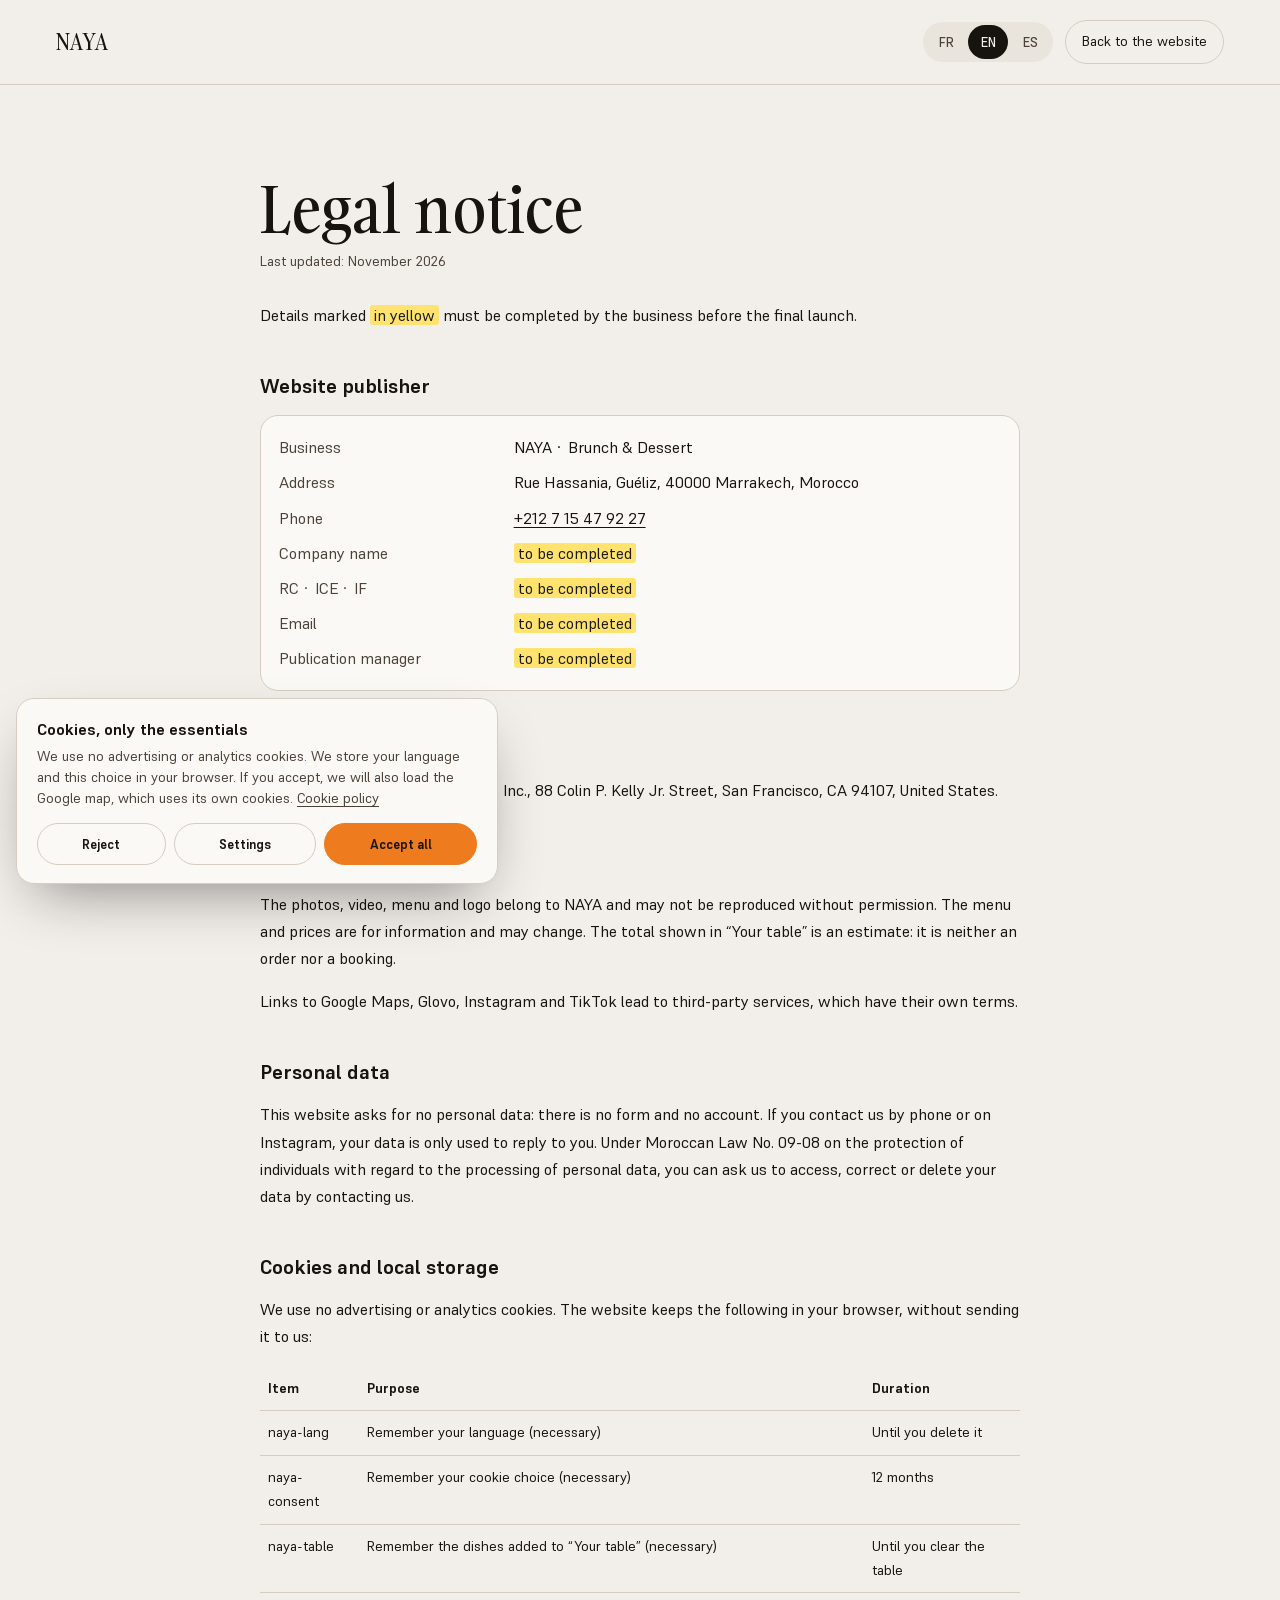
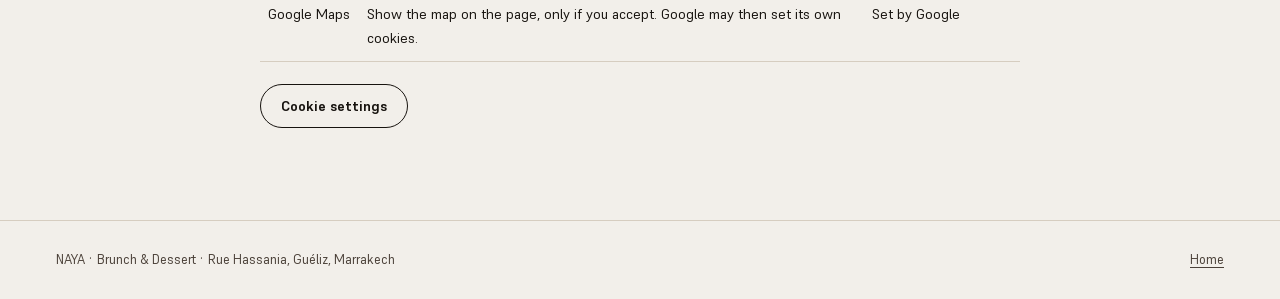
<file: mentions-legales.html>
<!doctype html>
<html lang="fr">
<head>
<meta charset="utf-8">
<meta name="viewport" content="width=device-width, initial-scale=1">
<title>Mentions légales · NAYA Brunch &amp; Dessert</title>
<meta name="robots" content="noindex">
<meta name="theme-color" content="#f2efea">
<link rel="icon" href="assets/favicon.svg" type="image/svg+xml">
<link rel="stylesheet" href="css/fonts.css?v=4">
<link rel="stylesheet" href="css/legal.css?v=4">
<style>
  :root { --c-bg: #f2efea; --c-card: #fbf9f6; --c-ink: #17130f; --c-mute: #4b4139; --c-line: #d6cdc0; --c-acc: #ee7b1e; --c-acc-ink: #17130f; --r: 18px; --f-d: 'Gambarino', serif; --f-b: 'Supreme', system-ui, sans-serif; }
  .langs { display: flex; gap: 2px; padding: 3px; border-radius: 99px; background: #e9e4dc; }
  .langs button { min-width: 40px; height: 34px; border: 0; border-radius: 99px; background: none; font: 500 13px/1 var(--f-b); color: var(--c-mute); cursor: pointer; }
  .langs button[aria-pressed="true"] { background: var(--c-ink); color: var(--c-bg); }
  .legal-top .right { display: flex; gap: 12px; align-items: center; }
  :focus-visible { outline: 2.5px solid var(--c-acc); outline-offset: 3px; }
  [data-l][hidden] { display: none; }
</style>
</head>
<body class="legal-page">
<header class="legal-top">
  <a class="legal-brand" href="index.html">NAYA</a>
  <div class="right">
    <div class="langs" role="group" aria-label="Langue"><button type="button" data-lang="fr">FR</button><button type="button" data-lang="en">EN</button><button type="button" data-lang="es">ES</button></div>
    <a class="legal-back" href="index.html" data-t="back">Retour au site</a>
  </div>
</header>

<main class="legal">
<article data-l="fr" lang="fr">
  <h1>Mentions légales</h1>
  <p class="upd">Dernière mise à jour : novembre 2026</p>
  <p>Les données marquées <mark>en jaune</mark> doivent être complétées par l’établissement avant la mise en ligne définitive.</p>
  <h2>Éditeur du site</h2>
  <dl>
    <dt>Établissement</dt><dd>NAYA · Brunch &amp; Dessert</dd>
    <dt>Adresse</dt><dd>Rue Hassania, Guéliz, 40000 Marrakech, Maroc</dd>
    <dt>Téléphone</dt><dd><a href="tel:+212715479227">07 15 47 92 27</a></dd>
    <dt>Raison sociale</dt><dd><mark>à compléter</mark></dd>
    <dt>RC · ICE · IF</dt><dd><mark>à compléter</mark></dd>
    <dt>E-mail</dt><dd><mark>à compléter</mark></dd>
    <dt>Responsable de la publication</dt><dd><mark>à compléter</mark></dd>
  </dl>
  <h2>Hébergement</h2>
  <p>GitHub Pages, service de GitHub, Inc., 88 Colin P. Kelly Jr. Street, San Francisco, CA 94107, États-Unis.</p>
  <h2>Contenus</h2>
  <p>Les photos, la vidéo, la carte et le logo appartiennent à NAYA. Toute reproduction sans autorisation est interdite. La carte et les prix sont donnés à titre indicatif et peuvent changer. Le total affiché dans « Votre table » est une estimation : ce n’est ni une commande ni une réservation.</p>
  <p>Les liens vers Google Maps, Glovo, Instagram et TikTok mènent à des services tiers, soumis à leurs propres conditions.</p>
  <h2 id="donnees">Données personnelles</h2>
  <p>Ce site ne demande aucune donnée personnelle : il n’y a ni formulaire ni compte. Si vous nous contactez par téléphone ou sur Instagram, vos données servent uniquement à vous répondre. Conformément à la loi n° 09-08 relative à la protection des personnes physiques à l’égard du traitement des données à caractère personnel, vous pouvez demander l’accès, la rectification ou la suppression de vos données en nous contactant.</p>
  <h2 id="cookies">Cookies et stockage local</h2>
  <p>Nous n’utilisons aucun cookie publicitaire ni de mesure d’audience. Le site garde dans votre navigateur, sans nous les transmettre :</p>
  <table>
    <thead><tr><th>Élément</th><th>Rôle</th><th>Durée</th></tr></thead>
    <tbody>
      <tr><td>naya-lang</td><td>Retenir la langue choisie (nécessaire)</td><td>Jusqu’à ce que vous l’effaciez</td></tr>
      <tr><td>naya-consent</td><td>Retenir votre choix sur les cookies (nécessaire)</td><td>12 mois</td></tr>
      <tr><td>naya-table</td><td>Retenir les plats ajoutés à « Votre table » (nécessaire)</td><td>Jusqu’à ce que vous vidiez la table</td></tr>
      <tr><td>Google Maps</td><td>Afficher le plan dans la page, seulement si vous l’acceptez. Google peut alors déposer ses propres cookies.</td><td>Selon Google</td></tr>
    </tbody>
  </table>
  <button class="legal-btn" type="button" data-cc-open>Paramétrer les cookies</button>
</article>

<article data-l="en" lang="en" hidden>
  <h1>Legal notice</h1>
  <p class="upd">Last updated: November 2026</p>
  <p>Details marked <mark>in yellow</mark> must be completed by the business before the final launch.</p>
  <h2>Website publisher</h2>
  <dl>
    <dt>Business</dt><dd>NAYA · Brunch &amp; Dessert</dd>
    <dt>Address</dt><dd>Rue Hassania, Guéliz, 40000 Marrakech, Morocco</dd>
    <dt>Phone</dt><dd><a href="tel:+212715479227">+212 7 15 47 92 27</a></dd>
    <dt>Company name</dt><dd><mark>to be completed</mark></dd>
    <dt>RC · ICE · IF</dt><dd><mark>to be completed</mark></dd>
    <dt>Email</dt><dd><mark>to be completed</mark></dd>
    <dt>Publication manager</dt><dd><mark>to be completed</mark></dd>
  </dl>
  <h2>Hosting</h2>
  <p>GitHub Pages, a service of GitHub, Inc., 88 Colin P. Kelly Jr. Street, San Francisco, CA 94107, United States.</p>
  <h2>Content</h2>
  <p>The photos, video, menu and logo belong to NAYA and may not be reproduced without permission. The menu and prices are for information and may change. The total shown in “Your table” is an estimate: it is neither an order nor a booking.</p>
  <p>Links to Google Maps, Glovo, Instagram and TikTok lead to third-party services, which have their own terms.</p>
  <h2>Personal data</h2>
  <p>This website asks for no personal data: there is no form and no account. If you contact us by phone or on Instagram, your data is only used to reply to you. Under Moroccan Law No. 09-08 on the protection of individuals with regard to the processing of personal data, you can ask us to access, correct or delete your data by contacting us.</p>
  <h2>Cookies and local storage</h2>
  <p>We use no advertising or analytics cookies. The website keeps the following in your browser, without sending it to us:</p>
  <table>
    <thead><tr><th>Item</th><th>Purpose</th><th>Duration</th></tr></thead>
    <tbody>
      <tr><td>naya-lang</td><td>Remember your language (necessary)</td><td>Until you delete it</td></tr>
      <tr><td>naya-consent</td><td>Remember your cookie choice (necessary)</td><td>12 months</td></tr>
      <tr><td>naya-table</td><td>Remember the dishes added to “Your table” (necessary)</td><td>Until you clear the table</td></tr>
      <tr><td>Google Maps</td><td>Show the map on the page, only if you accept. Google may then set its own cookies.</td><td>Set by Google</td></tr>
    </tbody>
  </table>
  <button class="legal-btn" type="button" data-cc-open>Cookie settings</button>
</article>

<article data-l="es" lang="es" hidden>
  <h1>Aviso legal</h1>
  <p class="upd">Última actualización: noviembre de 2026</p>
  <p>Los datos marcados <mark>en amarillo</mark> los tiene que completar el local antes de la publicación definitiva.</p>
  <h2>Titular de la web</h2>
  <dl>
    <dt>Local</dt><dd>NAYA · Brunch &amp; Dessert</dd>
    <dt>Dirección</dt><dd>Rue Hassania, Guéliz, 40000 Marrakech, Marruecos</dd>
    <dt>Teléfono</dt><dd><a href="tel:+212715479227">+212 7 15 47 92 27</a></dd>
    <dt>Razón social</dt><dd><mark>pendiente</mark></dd>
    <dt>RC · ICE · IF</dt><dd><mark>pendiente</mark></dd>
    <dt>Correo electrónico</dt><dd><mark>pendiente</mark></dd>
    <dt>Responsable de la publicación</dt><dd><mark>pendiente</mark></dd>
  </dl>
  <h2>Alojamiento</h2>
  <p>GitHub Pages, servicio de GitHub, Inc., 88 Colin P. Kelly Jr. Street, San Francisco, CA 94107, Estados Unidos.</p>
  <h2>Contenidos</h2>
  <p>Las fotos, el vídeo, la carta y el logotipo son de NAYA y no se pueden reproducir sin permiso. La carta y los precios son orientativos y pueden cambiar. El total que aparece en «Tu mesa» es una estimación: no es un pedido ni una reserva.</p>
  <p>Los enlaces a Google Maps, Glovo, Instagram y TikTok llevan a servicios de terceros, con sus propias condiciones.</p>
  <h2>Datos personales</h2>
  <p>Esta web no pide ningún dato personal: no hay formularios ni cuentas. Si nos contactas por teléfono o por Instagram, tus datos solo se usan para responderte. Según la ley marroquí n.º 09-08 de protección de las personas físicas respecto al tratamiento de datos personales, puedes pedirnos el acceso, la rectificación o la supresión de tus datos contactando con nosotros.</p>
  <h2>Cookies y almacenamiento local</h2>
  <p>No usamos cookies de publicidad ni de analítica. La web guarda en tu navegador, sin enviárnoslo:</p>
  <table>
    <thead><tr><th>Elemento</th><th>Para qué sirve</th><th>Duración</th></tr></thead>
    <tbody>
      <tr><td>naya-lang</td><td>Recordar el idioma (necesaria)</td><td>Hasta que lo borres</td></tr>
      <tr><td>naya-consent</td><td>Recordar tu elección sobre cookies (necesaria)</td><td>12 meses</td></tr>
      <tr><td>naya-table</td><td>Recordar los platos añadidos a «Tu mesa» (necesaria)</td><td>Hasta que vacíes la mesa</td></tr>
      <tr><td>Google Maps</td><td>Mostrar el mapa en la página, solo si lo aceptas. Google puede usar entonces sus propias cookies.</td><td>Según Google</td></tr>
    </tbody>
  </table>
  <button class="legal-btn" type="button" data-cc-open>Configurar cookies</button>
</article>
</main>

<footer class="legal-foot">
  <span>NAYA · Brunch &amp; Dessert · Rue Hassania, Guéliz, Marrakech</span>
  <span class="legal-links"><a href="index.html" data-t="home">Accueil</a></span>
</footer>

<script>
// Muestra el bloque del idioma elegido en la web (mismo almacenamiento que js/i18n.js)
(() => {
  const KEY = 'naya-lang', L = ['fr', 'en', 'es'];
  const TX = { back: { fr: 'Retour au site', en: 'Back to the website', es: 'Volver a la web' }, home: { fr: 'Accueil', en: 'Home', es: 'Inicio' } };
  let lang = new URLSearchParams(location.search).get('lang');
  try { lang = lang || localStorage.getItem(KEY); } catch (_) {}
  const set = (l) => {
    if (!L.includes(l)) l = 'fr';
    document.documentElement.lang = l;
    document.querySelectorAll('[data-l]').forEach((a) => { a.hidden = a.dataset.l !== l; });
    document.querySelectorAll('[data-lang]').forEach((b) => b.setAttribute('aria-pressed', String(b.dataset.lang === l)));
    document.querySelectorAll('[data-t]').forEach((el) => { el.textContent = TX[el.dataset.t][l]; });
    try { localStorage.setItem(KEY, l); } catch (_) {}
    document.dispatchEvent(new CustomEvent('langchange', { detail: { lang: l } }));
  };
  document.addEventListener('click', (e) => { const b = e.target.closest('[data-lang]'); if (b) set(b.dataset.lang); });
  set(lang || 'fr');
})();
</script>
<script src="js/consent.js?v=4" data-site="naya" data-policy="mentions-legales.html#cookies"></script>
</body>
</html>
</file>
<file: css/fonts.css>
/* Fuentes de Fontshare (ITF Free Font License) alojadas en la propia web: sin llamadas a terceros */
@font-face { font-family: 'Gambarino'; src: url('../assets/fonts/gambarino-400.woff2') format('woff2'); font-weight: 400; font-style: normal; font-display: swap; }
@font-face { font-family: 'Supreme'; src: url('../assets/fonts/supreme-400.woff2') format('woff2'); font-weight: 400; font-style: normal; font-display: swap; }
@font-face { font-family: 'Supreme'; src: url('../assets/fonts/supreme-500.woff2') format('woff2'); font-weight: 500; font-style: normal; font-display: swap; }
@font-face { font-family: 'Supreme'; src: url('../assets/fonts/supreme-700.woff2') format('woff2'); font-weight: 700; font-style: normal; font-display: swap; }
</file>
<file: css/legal.css>
/* Común a todas las webs del lote: aviso de cookies, panel, mapa con consentimiento y páginas legales.
   Usa las variables de cada web: --c-bg --c-card --c-ink --c-mute --c-line --c-acc --c-acc-ink --f-d --f-b --r */

/* ---------- aviso de cookies ---------- */
.ck { position: fixed; z-index: 9000; left: 16px; bottom: 16px; width: min(440px, calc(100vw - 32px)); padding: 20px 20px 18px; background: var(--c-card); color: var(--c-ink); border: 1px solid var(--c-line); border-radius: var(--r, 14px); box-shadow: 0 24px 60px -20px rgba(0,0,0,.45); font: 400 14px/1.5 var(--f-b); opacity: 0; translate: 0 24px; transition: opacity .45s cubic-bezier(.2,.8,.2,1), translate .55s cubic-bezier(.2,.8,.2,1); pointer-events: none; }
.ck.show { opacity: 1; translate: 0 0; pointer-events: auto; }
.ck-h { margin: 0 0 6px; font: 600 16px/1.3 var(--f-b); }
.ck-p { margin: 0 0 14px; color: var(--c-mute); }
.ck-p a, .ck-more a { color: inherit; text-decoration: underline; text-underline-offset: 3px; }
.ck-btns { display: flex; flex-wrap: wrap; gap: 8px; }
.ck-b { flex: 1 1 auto; min-height: 42px; padding: 0 14px; border: 1px solid var(--c-line); border-radius: 999px; background: transparent; color: var(--c-ink); font: 600 13px/1 var(--f-b); }
.ck-b.ck-main { background: var(--c-acc); border-color: var(--c-acc); color: var(--c-acc-ink); }
.ck-b:focus-visible, .ck-x:focus-visible, .cc-map-btn:focus-visible { outline: 2px solid var(--c-acc); outline-offset: 2px; }
@media (hover: hover) and (pointer: fine) { .ck-b { transition: background .25s, border-color .25s; } .ck-b:hover { border-color: var(--c-ink); } .ck-b.ck-main:hover { filter: brightness(1.08); } }

.ck-dlg { width: min(520px, calc(100vw - 32px)); padding: 0; border: 1px solid var(--c-line); border-radius: var(--r, 14px); background: var(--c-card); color: var(--c-ink); font: 400 14px/1.5 var(--f-b); }
.ck-dlg::backdrop { background: rgba(0,0,0,.55); backdrop-filter: blur(3px); }
.ck-in { padding: 22px; display: grid; gap: 14px; }
.ck-top { display: flex; align-items: center; justify-content: space-between; gap: 12px; }
.ck-ph { margin: 0; font: 600 18px/1.2 var(--f-b); }
.ck-x { width: 40px; height: 40px; border: 1px solid var(--c-line); border-radius: 50%; background: none; color: inherit; font-size: 22px; line-height: 1; }
.ck-row { display: flex; gap: 16px; align-items: center; justify-content: space-between; padding: 14px 0; border-top: 1px solid var(--c-line); }
.ck-row b { display: block; margin-bottom: 2px; }
.ck-row p { margin: 0; color: var(--c-mute); font-size: 13px; }
.ck-fixed { flex: none; font-size: 12px; color: var(--c-mute); }
.ck-sw { position: relative; flex: none; width: 46px; height: 26px; }
.ck-sw input { position: absolute; inset: 0; opacity: 0; margin: 0; }
.ck-sw i { position: absolute; inset: 0; border-radius: 99px; background: var(--c-line); transition: background .25s; }
.ck-sw i::after { content: ""; position: absolute; top: 3px; left: 3px; width: 20px; height: 20px; border-radius: 50%; background: var(--c-card); box-shadow: 0 1px 3px rgba(0,0,0,.3); transition: translate .25s cubic-bezier(.3,.7,.2,1); }
.ck-sw input:checked + i { background: var(--c-acc); }
.ck-sw input:checked + i::after { translate: 20px 0; }
.ck-sw input:focus-visible + i { outline: 2px solid var(--c-acc); outline-offset: 2px; }
.ck-more { margin: 0; font-size: 13px; color: var(--c-mute); }

/* ---------- mapa con consentimiento ---------- */
.cc-map { position: relative; overflow: hidden; border-radius: var(--r, 14px); background: var(--c-card); border: 1px solid var(--c-line); min-height: 280px; }
.cc-map iframe { position: absolute; inset: 0; width: 100%; height: 100%; border: 0; }
.cc-map-ph { position: absolute; inset: 0; display: grid; place-content: center; gap: 14px; padding: 24px; text-align: center; color: var(--c-mute); font: 400 14px/1.5 var(--f-b); }
.cc-map-ph p { margin: 0; max-width: 32ch; }
.cc-map-btn { justify-self: center; min-height: 42px; padding: 0 20px; border-radius: 999px; border: 1px solid var(--c-ink); background: none; color: var(--c-ink); font: 600 13px/1 var(--f-b); }

/* ---------- páginas legales ---------- */
.legal-page { background: var(--c-bg); color: var(--c-ink); font: 400 16px/1.7 var(--f-b); margin: 0; }
.legal-top { display: flex; align-items: center; justify-content: space-between; gap: 16px; padding: 20px clamp(16px, 5vw, 56px); border-bottom: 1px solid var(--c-line); }
.legal-brand { font: 400 22px/1 var(--f-d); color: inherit; text-decoration: none; }
.legal-back { display: inline-flex; align-items: center; gap: 8px; min-height: 42px; padding: 0 16px; border: 1px solid var(--c-line); border-radius: 999px; color: inherit; text-decoration: none; font-size: 14px; }
.legal { max-width: 760px; margin: 0 auto; padding: clamp(40px, 8vw, 90px) 16px 80px; }
.legal h1 { margin: 0 0 8px; font: 400 clamp(36px, 7vw, 64px)/1.05 var(--f-d); }
.legal h2 { margin: 44px 0 10px; font: 600 20px/1.3 var(--f-b); }
.legal .upd { color: var(--c-mute); font-size: 14px; margin: 0 0 28px; }
.legal a { color: inherit; text-underline-offset: 3px; }
.legal dl { display: grid; grid-template-columns: minmax(120px, 30%) 1fr; gap: 8px 18px; margin: 16px 0; padding: 18px; border: 1px solid var(--c-line); border-radius: var(--r, 14px); background: var(--c-card); }
.legal dt { color: var(--c-mute); }
.legal dd { margin: 0; }
.legal mark { background: #ffe36e; color: #1a1a1a; padding: 0 4px; border-radius: 3px; }
.legal table { width: 100%; border-collapse: collapse; margin: 16px 0; font-size: 14px; }
.legal th, .legal td { text-align: left; vertical-align: top; padding: 10px 8px; border-bottom: 1px solid var(--c-line); }
.legal-btn { display: inline-flex; align-items: center; min-height: 44px; padding: 0 20px; border-radius: 999px; border: 1px solid var(--c-ink); background: none; color: var(--c-ink); font: 600 14px/1 var(--f-b); margin: 6px 0 12px; }
.legal-foot { padding: 28px clamp(16px, 5vw, 56px); border-top: 1px solid var(--c-line); display: flex; flex-wrap: wrap; gap: 12px 24px; align-items: center; justify-content: space-between; font-size: 13px; color: var(--c-mute); }
.legal-links { display: flex; flex-wrap: wrap; gap: 6px 18px; }
.legal-links a, .legal-links button { color: inherit; background: none; border: 0; padding: 0; font: inherit; text-decoration: underline; text-underline-offset: 3px; }
@media (max-width: 560px) { .legal dl { grid-template-columns: 1fr; gap: 2px; } .legal dd { margin-bottom: 10px; } .legal table { display: block; overflow-x: auto; } }
</file>
<file: css/style.css>
/* NAYA · Brunch & Dessert — «La table vue d'en haut»
   Mármol (suelo), negro de la cristalera (tinta) y naranja de zumo recién exprimido (único acento).
   Todo se compone en simetría alrededor del plato: salado a la izquierda, dulce a la derecha. */
:root {
  --ground: #f2efea;
  --ground-2: #e9e4dc;
  --field: #e8e0d2;
  --ink: #17130f;
  --ink-2: #4b4139;
  --acc: #ee7b1e;
  --night: #17130f;
  --night-2: #241e18;
  --on-night: #f2efea;
  --on-night-2: #c8bdb0;
  --f-d: 'Gambarino', 'Didot', 'Times New Roman', serif;
  --f-b: 'Supreme', 'Segoe UI', system-ui, sans-serif;
  --m: clamp(16px, 3.4vw, 52px);
  --sec: clamp(104px, 13vw, 200px);
  --nav-h: 76px;
  --ease: cubic-bezier(.23, 1, .32, 1);
  --ease-io: cubic-bezier(.77, 0, .175, 1);
  --mono-fs: min(20.5vw, 21rem);
  --pw: min(25vw, 25rem);
  /* variables del kit común (legal.css: aviso de cookies, mapa, páginas legales) */
  --c-bg: var(--ground); --c-card: #fbf9f6; --c-ink: var(--ink); --c-mute: var(--ink-2); --c-line: #d6cdc0;
  --c-acc: var(--acc); --c-acc-ink: var(--ink); --r: 18px;
}
*, *::before, *::after { box-sizing: border-box; }
html { -webkit-text-size-adjust: 100%; overflow-x: clip; scrollbar-color: #9c9085 var(--ground); }
body { margin: 0; background: var(--ground); color: var(--ink); font: 400 17px/1.6 var(--f-b); -webkit-font-smoothing: antialiased; text-rendering: optimizeLegibility; overflow-x: clip; }
img, video, svg { display: block; max-width: 100%; }
img { height: auto; }
a { color: inherit; }
button { font: inherit; color: inherit; cursor: pointer; }
h1, h2, h3, h4 { margin: 0; font-weight: 400; text-wrap: balance; }
p { margin: 0; }
ul, ol { margin: 0; padding: 0; list-style: none; }
figure { margin: 0; }
::selection { background: var(--acc); color: var(--ink); }
:focus-visible { outline: 2.5px solid var(--acc); outline-offset: 3px; border-radius: 4px; }
[hidden] { display: none !important; }
.sr { position: absolute; width: 1px; height: 1px; overflow: hidden; clip-path: inset(50%); white-space: nowrap; }
.center { text-align: center; }
.skip { position: fixed; left: 16px; top: -60px; z-index: 999; padding: 12px 18px; border-radius: 99px; background: var(--ink); color: var(--ground); text-decoration: none; transition: top .3s var(--ease); }
.skip:focus { top: 12px; }

/* botones: píldora llena, nunca contorno fino */
.btn { display: inline-flex; align-items: center; justify-content: center; gap: 10px; min-height: 52px; padding: 0 28px; border: 0; border-radius: 999px; font: 500 16px/1 var(--f-b); text-decoration: none; white-space: nowrap; transition: scale .16s var(--ease), background-color .25s, color .25s; }
.btn svg { width: 19px; height: 19px; flex: none; }
.btn:active { scale: .97; }
.btn-acc { background: var(--acc); color: var(--ink); }
.btn-ink { background: var(--ink); color: var(--ground); }
.btn-ghost { background: var(--night-2); color: var(--on-night); }
.link-u { display: inline-flex; align-items: center; gap: 8px; min-height: 44px; padding: 0; border: 0; background: none; font: 500 16px/1.2 var(--f-b); text-decoration: underline; text-decoration-thickness: 1.5px; text-underline-offset: 6px; text-decoration-color: color-mix(in srgb, currentColor 45%, transparent); transition: text-decoration-color .25s, text-underline-offset .25s; }
@media (hover: hover) and (pointer: fine) {
  .btn-acc:hover { background: #f38d37; }
  .btn-ink:hover { background: #2d2620; }
  .btn-ghost:hover { background: #342b23; }
  .link-u:hover { text-decoration-color: currentColor; text-underline-offset: 4px; }
}
.dot { display: inline-block; width: 8px; height: 8px; border-radius: 50%; background: var(--ink-2); flex: none; }
.is-open .dot { background: #2f9e57; box-shadow: 0 0 0 4px color-mix(in srgb, #2f9e57 22%, transparent); }

/* cabecera simétrica: dos enlaces · emblema · dos enlaces */
.top { position: fixed; inset: 0 0 auto; z-index: 100; display: grid; grid-template-columns: 1fr auto auto auto 1fr; align-items: center; gap: clamp(18px, 3vw, 44px); height: var(--nav-h); padding: 0 var(--m); transition: background-color .35s, box-shadow .35s, translate .45s var(--ease); }
.top.scrolled { background: color-mix(in srgb, var(--ground) 94%, transparent); box-shadow: 0 1px 0 rgba(23, 19, 15, .07); }
.top.hide { translate: 0 -100%; }
.top-status { justify-self: start; display: inline-flex; align-items: center; gap: 10px; font-size: 14px; color: var(--ink-2); }
.nav { display: flex; gap: clamp(18px, 2.6vw, 40px); }
.nav-l { justify-content: flex-end; }
.nav a { font: 500 15px/1 var(--f-b); text-decoration: none; padding: 10px 0; background: linear-gradient(currentColor, currentColor) 50% 100% / 0 1.5px no-repeat; transition: background-size .35s var(--ease); }
@media (hover: hover) and (pointer: fine) { .nav a:hover { background-size: 100% 1.5px; } }
.brand { display: grid; place-items: center; width: 52px; height: 52px; color: var(--ink); }
.brand svg { width: 46px; height: 46px; transition: rotate .6s var(--ease); }
@media (hover: hover) and (pointer: fine) { .brand:hover svg { rotate: -8deg; } }
.langs { justify-self: end; display: flex; gap: 2px; padding: 3px; border-radius: 99px; background: var(--ground-2); }
.langs button { min-width: 40px; height: 34px; padding: 0 10px; border: 0; border-radius: 99px; background: none; font: 500 13px/1 var(--f-b); letter-spacing: .04em; color: var(--ink-2); }
.langs button[aria-pressed="true"] { background: var(--ink); color: var(--ground); }
.menu-btn { display: none; align-items: center; gap: 8px; height: 44px; padding: 0 16px 0 12px; border: 0; border-radius: 99px; background: var(--ground-2); font: 500 15px/1 var(--f-b); }
.menu-btn svg { width: 22px; height: 22px; }
.menu { position: fixed; inset: 0; z-index: 90; display: grid; align-content: center; justify-items: center; gap: 28px; padding: calc(var(--nav-h) + 20px) var(--m) 40px; background: var(--ground); text-align: center; }
.menu-in { display: grid; gap: 6px; }
.menu-in a { font: 400 clamp(36px, 10vw, 54px)/1.15 var(--f-d); text-decoration: none; }
.menu-status { display: inline-flex; align-items: center; gap: 10px; color: var(--ink-2); }

/* portada: NA · sartén · YA */
.hero { position: relative; min-height: 100svh; display: flex; flex-direction: column; align-items: center; justify-content: center; padding: calc(var(--nav-h) + 3vh) var(--m) 7vh; text-align: center; }
.mono { display: grid; grid-template-columns: 1fr auto 1fr; align-items: center; width: 100%; font: 400 var(--mono-fs)/.8 var(--f-d); letter-spacing: .03em; }
.mono-w { display: block; overflow: hidden; padding: .06em .02em .02em; }
.mono-l { justify-self: end; }
.mono-r { justify-self: start; }
.mono-i { display: block; }
.mono-plate { position: relative; z-index: 2; width: var(--pw); aspect-ratio: 897 / 678; margin: 0 clamp(4px, 1vw, 18px); }
.mono-plate img { position: absolute; left: 50%; top: 50%; width: calc(var(--pw) * 678 / 897); max-width: none; translate: -50% -50%; rotate: 90deg; }
.hero-sub { margin-top: clamp(26px, 3.4vw, 46px); font: 500 clamp(14px, 1.25vw, 18px)/1 var(--f-b); letter-spacing: .34em; text-transform: uppercase; padding-left: .34em; }
.hero-p { max-width: 46ch; margin-top: 22px; font-size: clamp(18px, 1.5vw, 21px); line-height: 1.5; }
.hero-act { display: flex; align-items: center; justify-content: center; gap: 28px; margin-top: 30px; }
.hero-proof { display: flex; flex-wrap: wrap; justify-content: center; gap: 10px 28px; margin-top: 30px; font-size: 15px; color: var(--ink-2); }
.hero-proof li { display: inline-flex; align-items: center; gap: 9px; }
.hero-proof svg { width: 17px; height: 17px; color: var(--acc); }

/* encabezados de sección */
.sec-head { display: grid; justify-items: center; gap: 22px; max-width: 980px; margin: 0 auto clamp(48px, 6vw, 84px); padding: 0 var(--m); text-align: center; }
.sec-head h2 { font: 400 clamp(42px, 5.6vw, 84px)/1 var(--f-d); letter-spacing: -.01em; }
.sec-head > p { max-width: 54ch; font-size: clamp(17px, 1.35vw, 19px); }
.field { background: var(--field); }
.night { background: var(--night); color: var(--on-night); }
section { padding: var(--sec) 0; }
.hero { padding-bottom: 7vh; }

/* del dulce al salado: plato · texto · plato */
.duo { display: grid; grid-template-columns: 1fr minmax(0, 560px) 1fr; align-items: center; gap: clamp(24px, 4vw, 72px); padding-left: var(--m); padding-right: var(--m); padding-top: clamp(40px, 6vw, 96px); }
.duo-plate { display: grid; justify-items: center; gap: 22px; text-align: center; }
.duo-a { display: block; width: min(100%, 420px); aspect-ratio: 1; }
.duo-a img { width: 100%; height: 100%; object-fit: contain; transition: scale .6s var(--ease); }
@media (hover: hover) and (pointer: fine) { .duo-a:hover img { scale: 1.03; } }
.duo-plate figcaption { display: grid; gap: 4px; }
.duo-plate figcaption b { font: 400 26px/1.1 var(--f-d); }
.duo-plate figcaption span { color: var(--ink-2); font-size: 15px; }
.duo-txt { display: grid; justify-items: center; gap: 24px; text-align: center; }
.duo-txt h2 { font: 400 clamp(40px, 4.4vw, 68px)/1.02 var(--f-d); }
.duo-txt p { max-width: 40ch; font-size: clamp(17px, 1.35vw, 19px); }
.duo-links { display: flex; flex-wrap: wrap; justify-content: center; gap: 8px 30px; }

/* Le Beldi: el plato al centro, sus piezas a cada lado */
.sec-head .beldi-price { font: 400 clamp(34px, 3.4vw, 50px)/1 var(--f-d); }
.beldi-stage { display: grid; grid-template-columns: 1fr minmax(0, 470px) 1fr; align-items: stretch; gap: clamp(16px, 3vw, 56px); max-width: 1240px; margin: 0 auto; padding: 0 var(--m); }
.beldi-plate { align-self: center; }
.beldi-plate img { width: 100%; }
.beldi-col { display: grid; grid-template-rows: 1fr 1fr; }
.pt { position: relative; display: grid; align-content: center; gap: 4px; }
.pt b { font: 400 clamp(26px, 2.4vw, 36px)/1.05 var(--f-d); }
.pt span { color: var(--ink-2); font-size: 16px; max-width: 26ch; }
.beldi-l .pt { justify-items: end; text-align: right; padding-right: clamp(12px, 2vw, 32px); }
.beldi-r .pt { justify-items: start; text-align: left; padding-left: clamp(12px, 2vw, 32px); }
.pt-1 { align-content: start; padding-top: 12%; }
.pt-3 { align-content: end; padding-bottom: 8%; }
.pt-2 { align-content: center; }
.pt-4 { align-content: end; padding-bottom: 4%; }
/* líneas que van de cada etiqueta a su pieza (calculadas sobre la foto en main.js) */
.beldi-stage { position: relative; }
.beldi-lines { position: absolute; inset: 0; z-index: 2; width: 100%; height: 100%; overflow: visible; pointer-events: none; color: var(--ink); }
.beldi-lines path { fill: none; stroke: currentColor; stroke-width: 1.5; }
.beldi-lines circle { fill: currentColor; }
.beldi-lines .ring { fill: var(--field); stroke: currentColor; stroke-width: 1.5; }
.beldi-drinks { display: grid; grid-template-columns: 1fr 1fr; gap: clamp(20px, 4vw, 64px); max-width: 860px; margin: clamp(40px, 5vw, 72px) auto 36px; padding: 0 var(--m); text-align: center; }
.beldi-drinks > div { display: grid; gap: 6px; padding: 26px 22px; border-radius: 22px; background: var(--ground); }
.beldi-drinks h3 { font: 400 26px/1.1 var(--f-d); }
.beldi-drinks p { color: var(--ink-2); }

/* la carta */
/* barra de pestañas fija bajo la cabecera mientras se recorre la carta; en móvil se desliza */
.tabs { position: sticky; top: calc(var(--nav-h) + 10px); z-index: 30; display: flex; gap: 4px; width: max-content; max-width: calc(100% - 2 * var(--m)); margin: 0 auto clamp(40px, 5vw, 64px); padding: 5px; border-radius: 99px; background: var(--ground); box-shadow: 0 12px 30px -18px rgba(23, 19, 15, .5); overflow-x: auto; scrollbar-width: none; overscroll-behavior-x: contain; }
.tabs::-webkit-scrollbar { display: none; }
.tab { flex: none; white-space: nowrap; min-height: 44px; padding: 0 20px; border: 0; border-radius: 99px; background: transparent; font: 500 15px/1 var(--f-b); transition: background-color .25s, color .25s, scale .16s var(--ease); }
.tab:active { scale: .97; }
.tab[aria-selected="true"] { background: var(--ink); color: var(--ground); }
@media (hover: hover) and (pointer: fine) { .tab[aria-selected="false"]:hover { background: #ddd5c9; } }
.panel { padding: 0 var(--m); }
.panel[hidden] { display: none; }
.dishes { --cg: clamp(18px, 2.2vw, 34px); display: flex; flex-wrap: wrap; justify-content: center; gap: clamp(40px, 4.4vw, 64px) var(--cg); max-width: 1340px; margin: 0 auto; }
.dish { position: relative; display: grid; justify-items: center; align-content: start; gap: 10px; width: calc((100% - 3 * var(--cg)) / 4); text-align: center; }
.dish-tile { position: relative; width: 100%; aspect-ratio: 1; margin-bottom: 26px; background: #e7e3dd; }
.dish-tile img { width: 100%; height: 100%; object-fit: cover; }
.dish-tile.no-photo { display: grid; place-items: center; padding: 14%; background: var(--field); }
.dish-tile.no-photo span { font: 400 clamp(26px, 2.4vw, 36px)/1.05 var(--f-d); text-wrap: balance; }
.dish-tile.no-photo em { position: absolute; left: 0; right: 0; top: 18px; font: 500 12px/1 var(--f-b); font-style: normal; letter-spacing: .02em; color: var(--ink-2); }
.dish h3 { font: 400 clamp(23px, 1.8vw, 27px)/1.1 var(--f-d); }
.dish-p { font: 500 16px/1 var(--f-b); font-variant-numeric: tabular-nums; }
.dish-d { max-width: 34ch; color: var(--ink-2); font-size: 15px; line-height: 1.5; }
.dish-star { display: inline-block; margin-top: 2px; padding: 6px 12px; border-radius: 99px; background: var(--ink); color: var(--ground); font: 500 12.5px/1 var(--f-b); }
/* + / − sentados en el borde inferior de la foto, en el eje */
.qty { position: absolute; left: 50%; bottom: 0; translate: -50% 50%; display: flex; align-items: center; height: 52px; padding: 4px; border-radius: 99px; background: var(--ground); box-shadow: 0 6px 18px -8px rgba(23, 19, 15, .35); }
.qty button { width: 44px; height: 44px; border: 0; border-radius: 50%; background: var(--acc); font: 500 24px/1 var(--f-b); display: grid; place-items: center; transition: scale .16s var(--ease), background-color .2s; }
.qty button:active { scale: .92; }
.qty .q-rem { background: var(--ground-2); }
.qty output { min-width: 34px; text-align: center; font: 500 17px/1 var(--f-b); font-variant-numeric: tabular-nums; }
.qty:not(.has) .q-rem, .qty:not(.has) output { display: none; }
@media (hover: hover) and (pointer: fine) { .qty .q-add:hover { background: #f38d37; } .qty .q-rem:hover { background: #ddd5c9; } }
.more { display: grid; justify-items: center; gap: 22px; max-width: 760px; margin: clamp(64px, 7vw, 100px) auto 0; text-align: center; }
.more h3 { font: 400 clamp(32px, 3vw, 44px)/1.05 var(--f-d); }
.more-note { color: var(--ink-2); }
.rows { width: 100%; display: grid; gap: 4px; }
.row { display: grid; grid-template-columns: 1fr auto auto; align-items: center; gap: 16px; padding: 12px 8px 12px 22px; border-radius: 16px; background: var(--ground-2); text-align: left; }
.row b { font-weight: 500; }
.row span { font-variant-numeric: tabular-nums; }
.row .qty { position: static; translate: none; height: 48px; box-shadow: none; background: transparent; }
.row .qty button { width: 40px; height: 40px; font-size: 22px; }
.carte-foot { margin-top: clamp(48px, 6vw, 80px); padding: 0 var(--m); text-align: center; color: var(--ink-2); font-size: 14px; }

/* bebidas: muestras de color, como una carta de colores */
.sw-group + .sw-group { margin-top: clamp(56px, 6vw, 88px); }
.sw-group > h3 { margin-bottom: 30px; text-align: center; font: 400 clamp(30px, 2.8vw, 42px)/1.05 var(--f-d); }
.sws { --cg: clamp(14px, 1.6vw, 24px); display: flex; flex-wrap: wrap; justify-content: center; gap: 40px var(--cg); max-width: 1340px; margin: 0 auto; }
.sw { position: relative; display: grid; justify-items: center; align-content: start; gap: 6px; width: calc((100% - 7 * var(--cg)) / 8); text-align: center; }
.sw-c { position: relative; display: grid; width: 100%; aspect-ratio: 1; margin-bottom: 26px; background: var(--c1); }
.sw-c.two { background: linear-gradient(var(--c2) 0 38%, var(--c1) 38% 100%); }
.sw h4 { font: 400 19px/1.15 var(--f-d); }
.sw p { font: 500 15px/1 var(--f-b); font-variant-numeric: tabular-nums; }
.sw small { color: var(--ink-2); font-size: 13.5px; line-height: 1.4; max-width: 24ch; }

/* tu mesa: tablero de mármol sobre noche */
.table .sec-head > p { color: var(--on-night-2); }
.board { position: relative; width: min(1080px, calc(100% - 2 * var(--m))); min-height: clamp(300px, 34vw, 460px); margin: 0 auto; padding: clamp(18px, 2.4vw, 32px); border-radius: 28px; background: var(--ground); color: var(--ink); }
/* dos mitades en espejo (salado | dulce) y las bebidas arriba, en el eje */
.board-in { display: grid; grid-template-columns: 1fr 1fr; grid-template-areas: "d d" "l r"; align-content: center; gap: calc(var(--bg, 14px) * 1.6) var(--bg, 14px); min-height: inherit; }
.board-in:empty { display: none; }
.b-drinks { grid-area: d; display: flex; flex-wrap: wrap; justify-content: center; gap: var(--bg, 14px); }
.b-half { display: flex; flex-wrap: wrap; align-content: center; gap: var(--bg, 14px); }
.b-sale { grid-area: l; justify-content: flex-end; }
.b-sucre { grid-area: r; justify-content: flex-start; }
.b-none { display: grid; place-content: center; justify-items: center; gap: 2px; min-height: 160px; border-radius: 18px; background: var(--ground-2); text-align: center; }
.b-none p { font: 400 22px/1.1 var(--f-d); color: var(--ink-2); }
.tile { position: relative; width: var(--ts, 180px); aspect-ratio: 1; background: #e7e3dd; }
.tile img { width: 100%; height: 100%; object-fit: cover; }
.tile.drink { display: grid; place-items: end start; padding: 12px; background: var(--c1); }
.tile.drink.two { background: linear-gradient(var(--c2) 0 38%, var(--c1) 38% 100%); }
.tile.drink span, .tile.no-photo span { font: 400 clamp(14px, calc(var(--ts) / 10), 21px)/1.1 var(--f-d); text-align: left; }
.tile.drink.dark span { color: var(--on-night); }
.tile.no-photo { display: grid; place-items: center; padding: 10%; background: var(--field); text-align: center; }
.tile.no-photo span { text-align: center; }
.tile i { position: absolute; right: 8px; top: 8px; min-width: 30px; height: 30px; padding: 0 8px; border-radius: 99px; background: var(--ink); color: var(--ground); font: 500 13px/30px var(--f-b); font-style: normal; text-align: center; }
.board-empty { position: absolute; inset: 0; display: grid; place-content: center; justify-items: center; gap: 22px; padding: 24px; text-align: center; }
.board-empty p { font: 400 clamp(26px, 2.6vw, 38px)/1.1 var(--f-d); }
.board-empty-act { display: flex; flex-wrap: wrap; justify-content: center; align-items: center; gap: 12px 28px; }
.bill { max-width: 620px; margin: clamp(40px, 5vw, 64px) auto 0; padding: 0 var(--m); text-align: center; }
.bill-list { display: grid; gap: 2px; text-align: left; }
.bill-list li { display: grid; grid-template-columns: 2.6em 1fr auto; gap: 14px; align-items: baseline; padding: 11px 4px; color: var(--on-night-2); }
.bill-list li b { color: var(--on-night); font-weight: 500; }
.bill-list li span:last-child { font-variant-numeric: tabular-nums; color: var(--on-night); }
.bill-total { display: flex; justify-content: center; align-items: baseline; gap: 18px; margin-top: 22px; padding-top: 24px; box-shadow: 0 -1px 0 rgba(242, 239, 234, .16); font-size: 18px; }
.bill-total b { font: 400 clamp(44px, 5vw, 64px)/1 var(--f-d); font-variant-numeric: tabular-nums; }
.bill-pp { display: flex; flex-wrap: wrap; justify-content: center; align-items: center; gap: 12px 16px; margin-top: 20px; color: var(--on-night-2); }
.step { display: inline-flex; align-items: center; padding: 3px; border-radius: 99px; background: var(--night-2); }
.step button { width: 40px; height: 40px; border: 0; border-radius: 50%; background: transparent; color: var(--on-night); font: 500 20px/1 var(--f-b); }
.step button:active { scale: .92; }
.step output { min-width: 30px; text-align: center; color: var(--on-night); font-weight: 500; font-variant-numeric: tabular-nums; }
.bill-act { display: flex; flex-wrap: wrap; justify-content: center; align-items: center; gap: 12px 22px; margin-top: 32px; }
.bill-act .link-u { color: var(--on-night-2); }
.bill-note { margin-top: 26px; font-size: 14px; color: var(--on-night-2); }

/* el local: día · cocina · noche */
.tri { display: grid; grid-template-columns: 1fr 1fr 1fr; gap: clamp(12px, 1.6vw, 24px); max-width: 1340px; margin: 0 auto; padding: 0 var(--m); }
.tri-f { display: grid; gap: 14px; text-align: center; }
.tri-c { translate: 0 clamp(24px, 4vw, 64px); }
.tri-m { position: relative; aspect-ratio: 3 / 4; overflow: hidden; background: var(--ground-2); }
.tri-m img, .tri-m video { width: 100%; height: 100%; object-fit: cover; }
.tri-f figcaption { font: 400 22px/1.2 var(--f-d); }
.vid-btn { position: absolute; right: 12px; bottom: 12px; width: 44px; height: 44px; border: 0; border-radius: 50%; background: rgba(23, 19, 15, .55); display: grid; place-items: center; }
.vid-btn span { width: 12px; height: 14px; border-left: 4px solid var(--on-night); border-right: 4px solid var(--on-night); }
.vid-btn[aria-pressed="true"] span { width: 0; height: 0; border-style: solid; border-width: 8px 0 8px 13px; border-color: transparent transparent transparent var(--on-night); translate: 2px 0; }
.facts { display: grid; grid-template-columns: repeat(3, 1fr); gap: clamp(16px, 3vw, 48px); max-width: 1080px; margin: clamp(88px, 10vw, 150px) auto 0; padding: 0 var(--m); text-align: center; }
.facts li { display: grid; gap: 6px; justify-items: center; }
.facts b { font: 400 clamp(26px, 2.4vw, 34px)/1.1 var(--f-d); }
.facts span { max-width: 30ch; color: var(--ink-2); }

/* opiniones */
.score { display: grid; justify-items: center; gap: 12px; margin: 0 auto clamp(48px, 6vw, 80px); text-align: center; }
.score-n { font: 400 clamp(110px, 15vw, 210px)/.82 var(--f-d); letter-spacing: -.02em; padding-bottom: .2em; } /* la coma baja de la línea: espacio para que no pise las estrellas */
.score-t { display: grid; justify-items: center; gap: 10px; color: var(--ink-2); }
.stars { display: flex; gap: 4px; color: var(--acc); }
.stars svg { width: 22px; height: 22px; }
.quotes { display: grid; grid-template-columns: 1fr 1fr 1fr; align-items: start; gap: clamp(16px, 2.4vw, 36px); max-width: 1240px; margin: 0 auto 44px; padding: 0 var(--m); }
.q { display: grid; gap: 22px; padding: clamp(26px, 2.6vw, 40px); border-radius: 24px; background: var(--ground); text-align: center; }
.q-c { translate: 0 clamp(16px, 2.4vw, 40px); background: var(--ink); color: var(--on-night); }
.q blockquote { margin: 0; }
.q blockquote p { font: 400 clamp(21px, 1.7vw, 25px)/1.32 var(--f-d); }
.q figcaption { display: grid; gap: 4px; justify-items: center; font-size: 14px; }
.q figcaption b { font-size: 16px; font-weight: 500; }
.q figcaption span, .q figcaption em { color: var(--ink-2); font-style: normal; }
.q-c figcaption span, .q-c figcaption em { color: var(--on-night-2); }
.tr:empty { display: none; }

/* preguntas */
.faq-list { display: grid; gap: 8px; max-width: 820px; margin: 0 auto; padding: 0 var(--m); }
.faq details { border-radius: 20px; background: var(--ground-2); }
.faq summary { display: grid; grid-template-columns: 1fr auto; gap: 16px; align-items: center; padding: 22px 24px; font: 400 clamp(20px, 1.7vw, 24px)/1.25 var(--f-d); cursor: pointer; list-style: none; }
.faq summary::-webkit-details-marker { display: none; }
.faq summary::after { content: ""; width: 14px; height: 14px; border-right: 2px solid var(--ink); border-bottom: 2px solid var(--ink); rotate: 45deg; translate: 0 -4px; transition: rotate .35s var(--ease), translate .35s var(--ease); }
.faq details[open] summary::after { rotate: 225deg; translate: 0 3px; }
.faq details p { padding: 0 24px 24px; max-width: 64ch; }
.faq details a { text-underline-offset: 4px; }

/* cómo llegar: dirección · mapa · horario */
.find { display: grid; grid-template-columns: 1fr minmax(0, 620px) 1fr; align-items: center; gap: clamp(20px, 3.4vw, 56px); max-width: 1340px; margin: 0 auto; padding: 0 var(--m); }
.find-col { display: grid; gap: 14px; }
.find-l { justify-items: end; text-align: right; }
.find-r { justify-items: start; text-align: left; }
.find-col h3 { font: 400 clamp(28px, 2.4vw, 36px)/1.05 var(--f-d); }
.find-col p { font-size: 18px; }
.find-status { display: inline-flex; align-items: center; gap: 9px; margin-top: 6px; font-size: 15px; color: var(--ink-2); }
.map.cc-map { min-height: clamp(320px, 34vw, 480px); border: 0; border-radius: 28px; background: var(--ground-2) url("../assets/img/facade-jour.webp") center 30% / cover no-repeat; }
.map .cc-map-ph { inset: auto; left: 50%; top: 50%; width: min(400px, calc(100% - 32px)); translate: -50% -50%; padding: 26px 26px; border-radius: 20px; background: var(--ground); color: var(--ink-2); }
.cc-map-btn { border: 0; background: var(--ink); color: var(--ground); }
.social { display: flex; flex-wrap: wrap; justify-content: center; gap: 10px; margin-top: clamp(40px, 5vw, 64px); padding: 0 var(--m); }
.social a { display: inline-flex; align-items: center; gap: 10px; min-height: 48px; padding: 0 22px; border-radius: 99px; background: var(--ground-2); font: 500 15px/1 var(--f-b); text-decoration: none; transition: background-color .25s; }
.social svg { width: 19px; height: 19px; }
@media (hover: hover) and (pointer: fine) { .social a:hover { background: #ddd5c9; } }

/* pie: el nombre vuelve a todo lo ancho */
.foot { padding: clamp(72px, 9vw, 130px) 0 calc(48px + env(safe-area-inset-bottom)); text-align: center; overflow: hidden; }
.foot-name { display: flex; justify-content: center; gap: .06em; font: 400 min(30vw, 34rem)/.78 var(--f-d); letter-spacing: .02em; margin: 0 var(--m); }
.foot-name span { display: inline-block; }
.foot-in { display: grid; justify-items: center; gap: 14px; margin-top: clamp(40px, 5vw, 72px); padding: 0 var(--m); }
.foot-emblem { width: 58px; height: 58px; color: var(--on-night); }
.foot-motto { font: 400 clamp(22px, 2vw, 30px)/1.2 var(--f-d); }
.foot-since { color: var(--on-night-2); font-size: 15px; }
.foot-links { display: flex; flex-wrap: wrap; justify-content: center; gap: 4px 24px; margin-top: 18px; }
.foot-links a, .foot-links button { display: inline-flex; min-height: 44px; align-items: center; padding: 0; border: 0; background: none; color: var(--on-night); font-size: 15px; text-decoration: underline; text-underline-offset: 5px; text-decoration-color: rgba(242, 239, 234, .4); }
.foot-credit { color: var(--on-night-2); font-size: 13.5px; }

/* barra de acciones (móvil), píldora de la mesa y aviso */
.mbar { display: none; }
.pill { position: fixed; left: 50%; bottom: calc(20px + env(safe-area-inset-bottom)); z-index: 80; display: inline-flex; white-space: nowrap; align-items: center; gap: 12px; height: 54px; padding: 0 10px 0 22px; border-radius: 99px; background: var(--ink); color: var(--ground); text-decoration: none; font: 500 15px/1 var(--f-b); box-shadow: 0 16px 40px -14px rgba(23, 19, 15, .55); translate: -50% 0; transition: translate .5s var(--ease), opacity .4s; }
.pill.off { translate: -50% 140%; opacity: 0; pointer-events: none; }
.pill-n { display: grid; place-items: center; min-width: 26px; height: 26px; padding: 0 7px; border-radius: 99px; background: var(--ground); color: var(--ink); font-size: 13px; }
.pill b { padding: 10px 16px; border-radius: 99px; background: var(--acc); color: var(--ink); font-weight: 500; }
.toast { position: fixed; left: 50%; top: calc(var(--nav-h) + 12px); z-index: 120; padding: 12px 20px; border-radius: 99px; background: var(--ink); color: var(--ground); font: 500 15px/1 var(--f-b); translate: -50% -20px; opacity: 0; pointer-events: none; transition: opacity .3s, translate .4s var(--ease); }
.toast.show { opacity: 1; translate: -50% 0; }

/* aviso de cookies con los colores de la web */
.ck { border: 0; border-radius: 22px; background: var(--c-card); }
.ck-b { border-color: #cfc5b8; }

/* animaciones de entrada (solo con JS y sin movimiento reducido) */
.pre .mono-i, .pre .mono-plate, .pre [data-h] { opacity: 0; }
.js .w { display: inline-block; overflow: hidden; vertical-align: top; padding-bottom: .08em; margin-bottom: -.08em; }
.js .w > span { display: inline-block; }

/* tableta */
@media (max-width: 1100px) {
  .top { grid-template-columns: 1fr auto 1fr; }
  .top .nav, .top-status { display: none; }
  .brand { grid-column: 2; }
  .top .langs { grid-column: 3; }
  .menu-btn { display: inline-flex; grid-column: 1; grid-row: 1; justify-self: start; }
  .dish { width: calc((100% - 2 * var(--cg)) / 3); }
  .sw { width: calc((100% - 5 * var(--cg)) / 6); }
  .duo { grid-template-columns: 1fr 1fr; }
  .duo-txt { grid-column: 1 / -1; grid-row: 1; margin-bottom: 24px; }
  .find { grid-template-columns: 1fr 1fr; }
  .map.cc-map { grid-column: 1 / -1; grid-row: 1; }
  .quotes { grid-template-columns: 1fr; max-width: 720px; }
  .q-c { translate: none; }
}
/* móvil */
@media (max-width: 760px) {
  :root { --nav-h: 64px; --mono-fs: 30vw; --pw: 46vw; }
  body { font-size: 16.5px; }
  .brand svg { width: 40px; height: 40px; }
  .mono { grid-template-columns: 1fr; justify-items: center; line-height: .78; }
  .mono-l, .mono-r { justify-self: center; }
  .mono-plate { width: var(--pw); aspect-ratio: 678 / 897; margin: -.04em 0; }
  .mono-plate img { width: 100%; rotate: none; }
  .hero { padding-top: calc(var(--nav-h) + 18px); padding-bottom: 96px; justify-content: flex-start; }
  .hero-sub { margin-top: 26px; letter-spacing: .28em; }
  .hero-act { flex-direction: column; gap: 6px; }
  .duo { grid-template-columns: 1fr 1fr; gap: 20px; }
  .duo-plate figcaption b { font-size: 21px; }
  .beldi-stage { grid-template-columns: 1fr 1fr; gap: 0 16px; }
  .beldi-plate { grid-column: 1 / -1; grid-row: 1; width: min(86%, 380px); justify-self: center; margin-bottom: 18px; }
  .beldi-col { display: contents; }
  .pt-1 { grid-column: 1; grid-row: 2; } .pt-2 { grid-column: 2; grid-row: 2; } .pt-3 { grid-column: 1; grid-row: 3; } .pt-4 { grid-column: 2; grid-row: 3; }
  .beldi-stage { row-gap: 26px; }
  .pt { align-content: start !important; padding: 0 !important; }
  .beldi-l .pt, .beldi-r .pt { justify-items: center; text-align: center; padding: 0; }
  .beldi-lines { display: none; }
  .beldi-drinks { grid-template-columns: 1fr; }
  .dishes { --cg: 14px; gap: 36px var(--cg); }
  .dish { width: calc((100% - var(--cg)) / 2); gap: 8px; }
  .dish-tile { margin-bottom: 24px; }
  .dish h3 { font-size: 20px; }
  .dish-d { font-size: 13.5px; }
  .qty { height: 48px; }
  .qty button { width: 40px; height: 40px; }
  .sw { width: calc((100% - 2 * var(--cg)) / 3); }
  .sws { --cg: 12px; gap: 30px var(--cg); }
  .sw h4 { font-size: 16.5px; }
  .sw small { font-size: 12.5px; }
  .row { padding-left: 16px; }
  .tri { grid-template-columns: 1fr 1fr; }
  .tri-c { grid-column: 1 / -1; grid-row: 2; translate: none; width: 70%; justify-self: center; }
  .facts { grid-template-columns: 1fr; gap: 28px; }
  .find { grid-template-columns: 1fr; }
  .find-l, .find-r { justify-items: center; text-align: center; }
  .mbar { position: fixed; left: 12px; right: 12px; bottom: calc(10px + env(safe-area-inset-bottom)); z-index: 85; display: grid; grid-template-columns: 1fr 1fr 1fr; gap: 4px; padding: 4px; border-radius: 99px; background: var(--ink); box-shadow: 0 14px 36px -14px rgba(23, 19, 15, .6); transition: translate .5s var(--ease); }
  .mbar.off { translate: 0 150%; }
  .mbar a { display: grid; place-items: center; min-height: 46px; border-radius: 99px; color: var(--ground); font: 500 14.5px/1 var(--f-b); text-decoration: none; }
  .mbar a:first-child { background: var(--acc); color: var(--ink); }
  .pill { bottom: calc(76px + env(safe-area-inset-bottom)); }
  .foot { padding-bottom: calc(96px + env(safe-area-inset-bottom)); }
  .ck { bottom: calc(76px + env(safe-area-inset-bottom)); }
}
@media (max-width: 420px) {
  .sw { width: calc((100% - var(--cg)) / 2); }
}
@media (prefers-reduced-motion: reduce) {
  *, *::before, *::after { transition-duration: .01ms !important; animation-duration: .01ms !important; }
}
.beldi-lines path { stroke-dasharray: 1; stroke-dashoffset: 1; transition: stroke-dashoffset 1.1s var(--ease) .3s; }
.beldi-lines circle { opacity: 0; transition: opacity .45s .95s; }
.beldi-lines.drawn path { stroke-dashoffset: 0; }
.beldi-lines.drawn circle { opacity: 1; }
/* ritmo de fondos: mármol y crema se alternan; en crema, las superficies pasan a mármol */
.duo { padding-top: var(--sec); }
.field .row, .field .social a, .field .q { background: var(--ground); }
.field .qty { background: var(--ground); }
.beldi-drinks > div { background: var(--ground-2); }
.beldi-lines .ring { fill: var(--ground); }
@media (hover: hover) and (pointer: fine) { .field .social a:hover { background: #fbf9f6; } }
.field .q-c { background: var(--ink); }
.field .dish-tile.no-photo, .field .tile.no-photo { background: var(--ground); }
.menu .langs { justify-self: center; }
/* tableta en vertical: el nombre también se apila alrededor de la sartén */
@media (min-width: 761px) and (max-width: 1100px) and (orientation: portrait) {
  :root { --mono-fs: 22vw; --pw: 36vw; }
  .mono { grid-template-columns: 1fr; justify-items: center; line-height: .78; }
  .mono-l, .mono-r { justify-self: center; }
  .mono-plate { width: var(--pw); aspect-ratio: 678 / 897; margin: -.04em 0; }
  .mono-plate img { width: 100%; rotate: none; }
}
/* rendimiento: lo que se mueve con el scroll va en su propia capa y no se repinta en cada fotograma */
.mono-plate, .mono-w, .duo-a, .tri-m img, .tri-m video { will-change: transform; }
.tri-door { position: absolute; inset: 0; z-index: 2; background: var(--ground); will-change: transform; pointer-events: none; }
.tri-c .tri-door { inset: 0 auto 0 auto; width: 50%; }
/* bebidas: un grupo cada vez, elegido con un control segmentado bajo las pestañas */
.sw-filter { position: relative; display: flex; flex-wrap: wrap; justify-content: center; gap: 6px; max-width: 980px; margin: 0 auto clamp(36px, 4vw, 56px); }
.sw-chip { display: inline-flex; align-items: center; gap: 8px; flex: none; min-height: 42px; padding: 0 16px; border: 0; border-radius: 99px; background: transparent; color: var(--ink-2); font: 500 14.5px/1 var(--f-b); white-space: nowrap; transition: background-color .25s, color .25s, scale .16s var(--ease); }
.sw-chip span { font-size: 12px; font-variant-numeric: tabular-nums; opacity: .7; }
.sw-chip[aria-pressed="true"] { background: var(--ground); color: var(--ink); }
.sw-chip:active { scale: .97; }
@media (hover: hover) and (pointer: fine) { .sw-chip[aria-pressed="false"]:hover { color: var(--ink); background: rgba(242, 239, 234, .55); } }
.sw-group > h3 { position: absolute; width: 1px; height: 1px; overflow: hidden; clip-path: inset(50%); white-space: nowrap; }
/* móvil: el botón principal de la barra pasa a ser la mesa cuando hay algo */
.mb-main { gap: 3px; line-height: 1.1; text-align: center; }
.mb-main.is-table span { font-size: 12.5px; }
.mb-main.is-table b { font: 600 15px/1 var(--f-b); font-variant-numeric: tabular-nums; }
@media (max-width: 760px) {
  .mbar { grid-template-columns: 1.35fr 1fr 1fr; }
  .mbar a.mb-main { display: grid; align-content: center; }
  .pill { display: none !important; }
  .tabs { max-width: calc(100% - 2 * var(--m)); }
  .tab { min-height: 42px; padding: 0 16px; font-size: 14.5px; }
  .sw-filter { flex-wrap: nowrap; justify-content: flex-start; overflow-x: auto; scrollbar-width: none; margin-left: calc(-1 * var(--m)); margin-right: calc(-1 * var(--m)); padding: 0 var(--m); }
  .sw-filter::-webkit-scrollbar { display: none; }
}
/* el aviso «ajouté» sale abajo, encima de la barra, para no tapar las pestañas fijas */
.toast { top: auto; bottom: calc(92px + env(safe-area-inset-bottom)); translate: -50% 16px; }
.toast.show { translate: -50% 0; }
@media (max-width: 760px) { .toast { bottom: calc(80px + env(safe-area-inset-bottom)); max-width: calc(100vw - 32px); white-space: nowrap; overflow: hidden; text-overflow: ellipsis; } }
</file>
